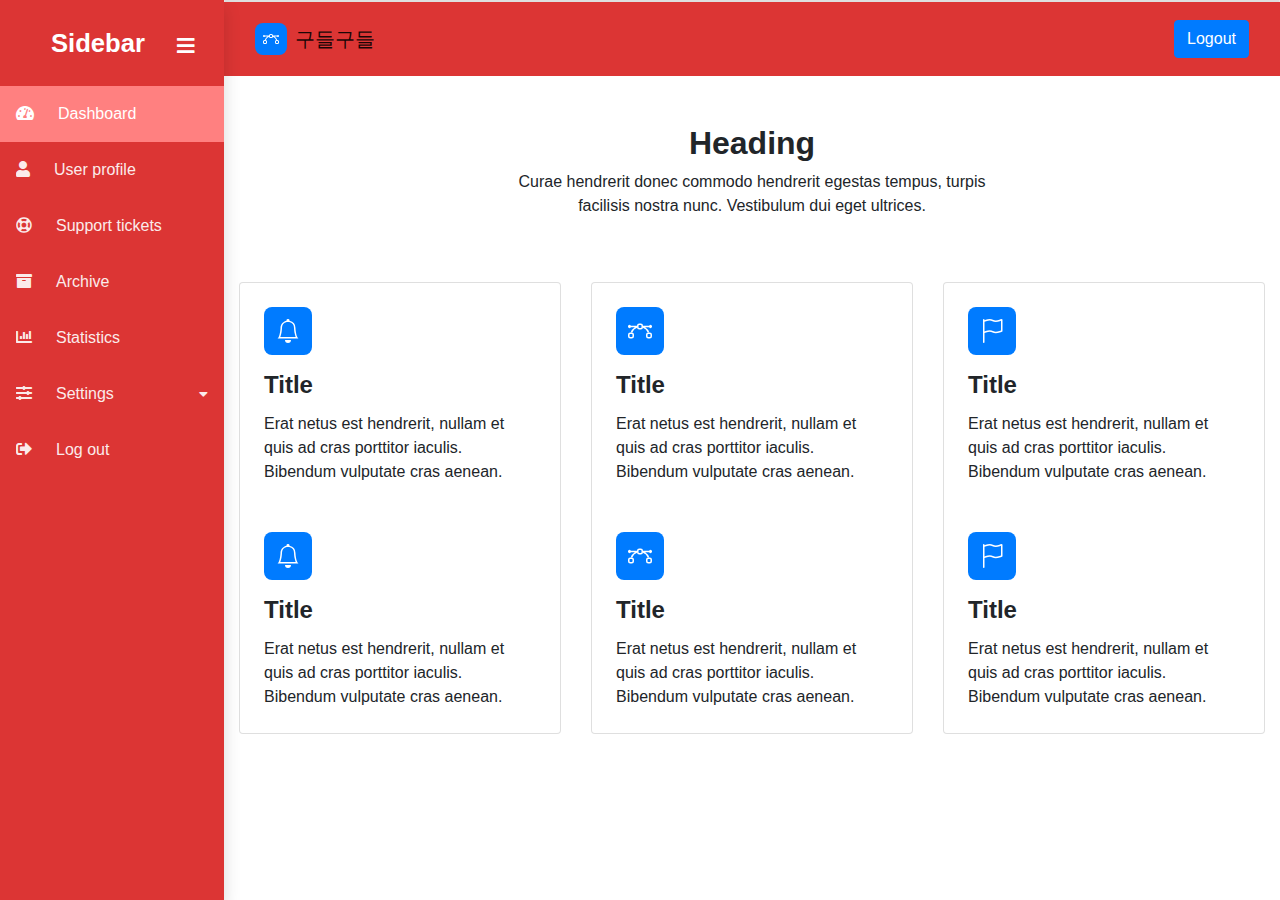
<file: goodle/src/main/webapp/resources/testing/index.html>
<!DOCTYPE html>
<html>

<head>
    <meta charset="utf-8">
    <meta name="viewport" content="width=device-width, initial-scale=1.0, shrink-to-fit=no">
    <title>sidebar (1)</title>
    <link rel="stylesheet" href="assets/bootstrap/css/bootstrap.min.css">
    <link rel="stylesheet" href="https://fonts.googleapis.com/css?family=Lora">
    <link rel="stylesheet" href="assets/fonts/fontawesome-all.min.css">
    <link rel="stylesheet" href="assets/fonts/font-awesome.min.css">
    <link rel="stylesheet" href="assets/fonts/fontawesome5-overrides.min.css">
    <link rel="stylesheet" href="assets/css/Article-Clean.css">
    <link rel="stylesheet" href="assets/css/Articles-Cards-images.css">
    <link rel="stylesheet" href="assets/css/Navbar-Right-Links-icons.css">
    <link rel="stylesheet" href="assets/css/sidebar.css">
</head>

<body>
    <ul class="nav flex-column shadow d-flex sidebar mobile-hid">
        <li class="nav-item logo-holder">
            <div class="text-center text-white logo py-4 mx-4"><a class="text-white text-decoration-none" id="title" href="#"><strong>Sidebar</strong></a><a class="text-white float-right" id="sidebarToggleHolder" href="#"><i class="fas fa-bars" id="sidebarToggle"></i></a></div>
        </li>
        <li class="nav-item"><a class="nav-link active text-left text-white py-1 px-0" href="#"><i class="fas fa-tachometer-alt mx-3"></i><span class="text-nowrap mx-2">Dashboard</span></a></li>
        <li class="nav-item"><a class="nav-link text-left text-white py-1 px-0" href="#"><i class="fas fa-user mx-3"></i><span class="text-nowrap mx-2">User profile</span></a></li>
        <li class="nav-item"><a class="nav-link text-left text-white py-1 px-0" href="#"><i class="far fa-life-ring mx-3"></i><span class="text-nowrap mx-2">Support tickets</span></a></li>
        <li class="nav-item"><a class="nav-link text-left text-white py-1 px-0" href="#"><i class="fas fa-archive mx-3"></i><span class="text-nowrap mx-2">Archive</span></a></li>
        <li class="nav-item"><a class="nav-link text-left text-white py-1 px-0" href="#"><i class="fas fa-chart-bar mx-3"></i><span class="text-nowrap mx-2">Statistics</span></a></li>
        <li class="nav-item dropdown"><a class="dropdown-toggle nav-link text-left text-white py-1 px-0 position-relative" aria-expanded="false" data-toggle="dropdown" href="#"><i class="fas fa-sliders-h mx-3"></i><span class="text-nowrap mx-2">Settings</span><i class="fas fa-caret-down float-none float-lg-right fa-sm"></i></a>
            <div class="dropdown-menu border-0 animated fadeIn"><a class="dropdown-item text-white" href="#"><span>Change password</span></a><a class="dropdown-item text-white" href="#"><span>Change email</span></a><a class="dropdown-item text-white" href="#"><span>More</span></a></div>
        </li>
        <li class="nav-item"><a class="nav-link text-left text-white py-1 px-0" href="#"><i class="fas fa-sign-out-alt mx-3"></i><i class="fa fa-caret-right d-none position-absolute"></i><span class="text-nowrap mx-2">Log out</span></a></li>
    </ul>
    <div class="card"></div>
    <nav class="navbar navbar-light navbar-expand-md py-3" style="color: var(--red);">
        <div class="container"><a class="navbar-brand d-flex align-items-center" href="#"><span class="bs-icon-sm bs-icon-rounded bs-icon-primary d-flex justify-content-center align-items-center mr-2 bs-icon"><svg xmlns="http://www.w3.org/2000/svg" width="1em" height="1em" fill="currentColor" viewBox="0 0 16 16" class="bi bi-bezier">
                        <path fill-rule="evenodd" d="M0 10.5A1.5 1.5 0 0 1 1.5 9h1A1.5 1.5 0 0 1 4 10.5v1A1.5 1.5 0 0 1 2.5 13h-1A1.5 1.5 0 0 1 0 11.5v-1zm1.5-.5a.5.5 0 0 0-.5.5v1a.5.5 0 0 0 .5.5h1a.5.5 0 0 0 .5-.5v-1a.5.5 0 0 0-.5-.5h-1zm10.5.5A1.5 1.5 0 0 1 13.5 9h1a1.5 1.5 0 0 1 1.5 1.5v1a1.5 1.5 0 0 1-1.5 1.5h-1a1.5 1.5 0 0 1-1.5-1.5v-1zm1.5-.5a.5.5 0 0 0-.5.5v1a.5.5 0 0 0 .5.5h1a.5.5 0 0 0 .5-.5v-1a.5.5 0 0 0-.5-.5h-1zM6 4.5A1.5 1.5 0 0 1 7.5 3h1A1.5 1.5 0 0 1 10 4.5v1A1.5 1.5 0 0 1 8.5 7h-1A1.5 1.5 0 0 1 6 5.5v-1zM7.5 4a.5.5 0 0 0-.5.5v1a.5.5 0 0 0 .5.5h1a.5.5 0 0 0 .5-.5v-1a.5.5 0 0 0-.5-.5h-1z"></path>
                        <path d="M6 4.5H1.866a1 1 0 1 0 0 1h2.668A6.517 6.517 0 0 0 1.814 9H2.5c.123 0 .244.015.358.043a5.517 5.517 0 0 1 3.185-3.185A1.503 1.503 0 0 1 6 5.5v-1zm3.957 1.358A1.5 1.5 0 0 0 10 5.5v-1h4.134a1 1 0 1 1 0 1h-2.668a6.517 6.517 0 0 1 2.72 3.5H13.5c-.123 0-.243.015-.358.043a5.517 5.517 0 0 0-3.185-3.185z"></path>
                    </svg></span><span>구들구들</span></a><button data-toggle="collapse" class="navbar-toggler" data-target="#navcol-3"><span class="sr-only">Toggle navigation</span><span class="navbar-toggler-icon"></span></button>
            <div class="collapse navbar-collapse" id="navcol-3">
                <ul class="navbar-nav mx-auto"></ul><a class="btn btn-primary" role="button" href="#">Logout</a>
            </div>
        </div>
    </nav>
    <div class="container py-4 py-xl-5">
        <div class="row mb-5">
            <div class="col-md-8 col-xl-6 text-center mx-auto">
                <h2 class="font-weight-bold">Heading</h2>
                <p class="w-lg-50">Curae hendrerit donec commodo hendrerit egestas tempus, turpis facilisis nostra nunc. Vestibulum dui eget ultrices.</p>
            </div>
        </div>
        <div class="row row-cols-1 row-cols-md-2 row-cols-xl-3">
            <div class="col mb-4">
                <div class="card">
                    <div class="card-body p-4">
                        <div class="bs-icon-md bs-icon-rounded bs-icon-primary d-flex justify-content-center align-items-center d-inline-block mb-3 bs-icon"><svg xmlns="http://www.w3.org/2000/svg" width="1em" height="1em" fill="currentColor" viewBox="0 0 16 16" class="bi bi-bell">
                                <path d="M8 16a2 2 0 0 0 2-2H6a2 2 0 0 0 2 2zM8 1.918l-.797.161A4.002 4.002 0 0 0 4 6c0 .628-.134 2.197-.459 3.742-.16.767-.376 1.566-.663 2.258h10.244c-.287-.692-.502-1.49-.663-2.258C12.134 8.197 12 6.628 12 6a4.002 4.002 0 0 0-3.203-3.92L8 1.917zM14.22 12c.223.447.481.801.78 1H1c.299-.199.557-.553.78-1C2.68 10.2 3 6.88 3 6c0-2.42 1.72-4.44 4.005-4.901a1 1 0 1 1 1.99 0A5.002 5.002 0 0 1 13 6c0 .88.32 4.2 1.22 6z"></path>
                            </svg></div>
                        <h4 class="font-weight-bold card-title">Title</h4>
                        <p class="card-text">Erat netus est hendrerit, nullam et quis ad cras porttitor iaculis. Bibendum vulputate cras aenean.</p>
                    </div>
                    <div class="card-body p-4">
                        <div class="bs-icon-md bs-icon-rounded bs-icon-primary d-flex justify-content-center align-items-center d-inline-block mb-3 bs-icon"><svg xmlns="http://www.w3.org/2000/svg" width="1em" height="1em" fill="currentColor" viewBox="0 0 16 16" class="bi bi-bell">
                                <path d="M8 16a2 2 0 0 0 2-2H6a2 2 0 0 0 2 2zM8 1.918l-.797.161A4.002 4.002 0 0 0 4 6c0 .628-.134 2.197-.459 3.742-.16.767-.376 1.566-.663 2.258h10.244c-.287-.692-.502-1.49-.663-2.258C12.134 8.197 12 6.628 12 6a4.002 4.002 0 0 0-3.203-3.92L8 1.917zM14.22 12c.223.447.481.801.78 1H1c.299-.199.557-.553.78-1C2.68 10.2 3 6.88 3 6c0-2.42 1.72-4.44 4.005-4.901a1 1 0 1 1 1.99 0A5.002 5.002 0 0 1 13 6c0 .88.32 4.2 1.22 6z"></path>
                            </svg></div>
                        <h4 class="font-weight-bold card-title">Title</h4>
                        <p class="card-text">Erat netus est hendrerit, nullam et quis ad cras porttitor iaculis. Bibendum vulputate cras aenean.</p>
                    </div>
                </div>
            </div>
            <div class="col mb-4">
                <div class="card">
                    <div class="card-body p-4">
                        <div class="bs-icon-md bs-icon-rounded bs-icon-primary d-flex justify-content-center align-items-center d-inline-block mb-3 bs-icon"><svg xmlns="http://www.w3.org/2000/svg" width="1em" height="1em" fill="currentColor" viewBox="0 0 16 16" class="bi bi-bezier">
                                <path fill-rule="evenodd" d="M0 10.5A1.5 1.5 0 0 1 1.5 9h1A1.5 1.5 0 0 1 4 10.5v1A1.5 1.5 0 0 1 2.5 13h-1A1.5 1.5 0 0 1 0 11.5v-1zm1.5-.5a.5.5 0 0 0-.5.5v1a.5.5 0 0 0 .5.5h1a.5.5 0 0 0 .5-.5v-1a.5.5 0 0 0-.5-.5h-1zm10.5.5A1.5 1.5 0 0 1 13.5 9h1a1.5 1.5 0 0 1 1.5 1.5v1a1.5 1.5 0 0 1-1.5 1.5h-1a1.5 1.5 0 0 1-1.5-1.5v-1zm1.5-.5a.5.5 0 0 0-.5.5v1a.5.5 0 0 0 .5.5h1a.5.5 0 0 0 .5-.5v-1a.5.5 0 0 0-.5-.5h-1zM6 4.5A1.5 1.5 0 0 1 7.5 3h1A1.5 1.5 0 0 1 10 4.5v1A1.5 1.5 0 0 1 8.5 7h-1A1.5 1.5 0 0 1 6 5.5v-1zM7.5 4a.5.5 0 0 0-.5.5v1a.5.5 0 0 0 .5.5h1a.5.5 0 0 0 .5-.5v-1a.5.5 0 0 0-.5-.5h-1z"></path>
                                <path d="M6 4.5H1.866a1 1 0 1 0 0 1h2.668A6.517 6.517 0 0 0 1.814 9H2.5c.123 0 .244.015.358.043a5.517 5.517 0 0 1 3.185-3.185A1.503 1.503 0 0 1 6 5.5v-1zm3.957 1.358A1.5 1.5 0 0 0 10 5.5v-1h4.134a1 1 0 1 1 0 1h-2.668a6.517 6.517 0 0 1 2.72 3.5H13.5c-.123 0-.243.015-.358.043a5.517 5.517 0 0 0-3.185-3.185z"></path>
                            </svg></div>
                        <h4 class="font-weight-bold card-title">Title</h4>
                        <p class="card-text">Erat netus est hendrerit, nullam et quis ad cras porttitor iaculis. Bibendum vulputate cras aenean.</p>
                    </div>
                    <div class="card-body p-4">
                        <div class="bs-icon-md bs-icon-rounded bs-icon-primary d-flex justify-content-center align-items-center d-inline-block mb-3 bs-icon"><svg xmlns="http://www.w3.org/2000/svg" width="1em" height="1em" fill="currentColor" viewBox="0 0 16 16" class="bi bi-bezier">
                                <path fill-rule="evenodd" d="M0 10.5A1.5 1.5 0 0 1 1.5 9h1A1.5 1.5 0 0 1 4 10.5v1A1.5 1.5 0 0 1 2.5 13h-1A1.5 1.5 0 0 1 0 11.5v-1zm1.5-.5a.5.5 0 0 0-.5.5v1a.5.5 0 0 0 .5.5h1a.5.5 0 0 0 .5-.5v-1a.5.5 0 0 0-.5-.5h-1zm10.5.5A1.5 1.5 0 0 1 13.5 9h1a1.5 1.5 0 0 1 1.5 1.5v1a1.5 1.5 0 0 1-1.5 1.5h-1a1.5 1.5 0 0 1-1.5-1.5v-1zm1.5-.5a.5.5 0 0 0-.5.5v1a.5.5 0 0 0 .5.5h1a.5.5 0 0 0 .5-.5v-1a.5.5 0 0 0-.5-.5h-1zM6 4.5A1.5 1.5 0 0 1 7.5 3h1A1.5 1.5 0 0 1 10 4.5v1A1.5 1.5 0 0 1 8.5 7h-1A1.5 1.5 0 0 1 6 5.5v-1zM7.5 4a.5.5 0 0 0-.5.5v1a.5.5 0 0 0 .5.5h1a.5.5 0 0 0 .5-.5v-1a.5.5 0 0 0-.5-.5h-1z"></path>
                                <path d="M6 4.5H1.866a1 1 0 1 0 0 1h2.668A6.517 6.517 0 0 0 1.814 9H2.5c.123 0 .244.015.358.043a5.517 5.517 0 0 1 3.185-3.185A1.503 1.503 0 0 1 6 5.5v-1zm3.957 1.358A1.5 1.5 0 0 0 10 5.5v-1h4.134a1 1 0 1 1 0 1h-2.668a6.517 6.517 0 0 1 2.72 3.5H13.5c-.123 0-.243.015-.358.043a5.517 5.517 0 0 0-3.185-3.185z"></path>
                            </svg></div>
                        <h4 class="font-weight-bold card-title">Title</h4>
                        <p class="card-text">Erat netus est hendrerit, nullam et quis ad cras porttitor iaculis. Bibendum vulputate cras aenean.</p>
                    </div>
                </div>
            </div>
            <div class="col mb-4">
                <div class="card">
                    <div class="card-body p-4">
                        <div class="bs-icon-md bs-icon-rounded bs-icon-primary d-flex justify-content-center align-items-center d-inline-block mb-3 bs-icon"><svg xmlns="http://www.w3.org/2000/svg" width="1em" height="1em" fill="currentColor" viewBox="0 0 16 16" class="bi bi-flag">
                                <path d="M14.778.085A.5.5 0 0 1 15 .5V8a.5.5 0 0 1-.314.464L14.5 8l.186.464-.003.001-.006.003-.023.009a12.435 12.435 0 0 1-.397.15c-.264.095-.631.223-1.047.35-.816.252-1.879.523-2.71.523-.847 0-1.548-.28-2.158-.525l-.028-.01C7.68 8.71 7.14 8.5 6.5 8.5c-.7 0-1.638.23-2.437.477A19.626 19.626 0 0 0 3 9.342V15.5a.5.5 0 0 1-1 0V.5a.5.5 0 0 1 1 0v.282c.226-.079.496-.17.79-.26C4.606.272 5.67 0 6.5 0c.84 0 1.524.277 2.121.519l.043.018C9.286.788 9.828 1 10.5 1c.7 0 1.638-.23 2.437-.477a19.587 19.587 0 0 0 1.349-.476l.019-.007.004-.002h.001M14 1.221c-.22.078-.48.167-.766.255-.81.252-1.872.523-2.734.523-.886 0-1.592-.286-2.203-.534l-.008-.003C7.662 1.21 7.139 1 6.5 1c-.669 0-1.606.229-2.415.478A21.294 21.294 0 0 0 3 1.845v6.433c.22-.078.48-.167.766-.255C4.576 7.77 5.638 7.5 6.5 7.5c.847 0 1.548.28 2.158.525l.028.01C9.32 8.29 9.86 8.5 10.5 8.5c.668 0 1.606-.229 2.415-.478A21.317 21.317 0 0 0 14 7.655V1.222z"></path>
                            </svg></div>
                        <h4 class="font-weight-bold card-title">Title</h4>
                        <p class="card-text">Erat netus est hendrerit, nullam et quis ad cras porttitor iaculis. Bibendum vulputate cras aenean.</p>
                    </div>
                    <div class="card-body p-4">
                        <div class="bs-icon-md bs-icon-rounded bs-icon-primary d-flex justify-content-center align-items-center d-inline-block mb-3 bs-icon"><svg xmlns="http://www.w3.org/2000/svg" width="1em" height="1em" fill="currentColor" viewBox="0 0 16 16" class="bi bi-flag">
                                <path d="M14.778.085A.5.5 0 0 1 15 .5V8a.5.5 0 0 1-.314.464L14.5 8l.186.464-.003.001-.006.003-.023.009a12.435 12.435 0 0 1-.397.15c-.264.095-.631.223-1.047.35-.816.252-1.879.523-2.71.523-.847 0-1.548-.28-2.158-.525l-.028-.01C7.68 8.71 7.14 8.5 6.5 8.5c-.7 0-1.638.23-2.437.477A19.626 19.626 0 0 0 3 9.342V15.5a.5.5 0 0 1-1 0V.5a.5.5 0 0 1 1 0v.282c.226-.079.496-.17.79-.26C4.606.272 5.67 0 6.5 0c.84 0 1.524.277 2.121.519l.043.018C9.286.788 9.828 1 10.5 1c.7 0 1.638-.23 2.437-.477a19.587 19.587 0 0 0 1.349-.476l.019-.007.004-.002h.001M14 1.221c-.22.078-.48.167-.766.255-.81.252-1.872.523-2.734.523-.886 0-1.592-.286-2.203-.534l-.008-.003C7.662 1.21 7.139 1 6.5 1c-.669 0-1.606.229-2.415.478A21.294 21.294 0 0 0 3 1.845v6.433c.22-.078.48-.167.766-.255C4.576 7.77 5.638 7.5 6.5 7.5c.847 0 1.548.28 2.158.525l.028.01C9.32 8.29 9.86 8.5 10.5 8.5c.668 0 1.606-.229 2.415-.478A21.317 21.317 0 0 0 14 7.655V1.222z"></path>
                            </svg></div>
                        <h4 class="font-weight-bold card-title">Title</h4>
                        <p class="card-text">Erat netus est hendrerit, nullam et quis ad cras porttitor iaculis. Bibendum vulputate cras aenean.</p>
                    </div>
                </div>
            </div>
        </div>
    </div>
    <script src="assets/js/jquery.min.js"></script>
    <script src="assets/bootstrap/js/bootstrap.min.js"></script>
    <script src="assets/js/sidebar.js"></script>
</body>

</html>
</file>
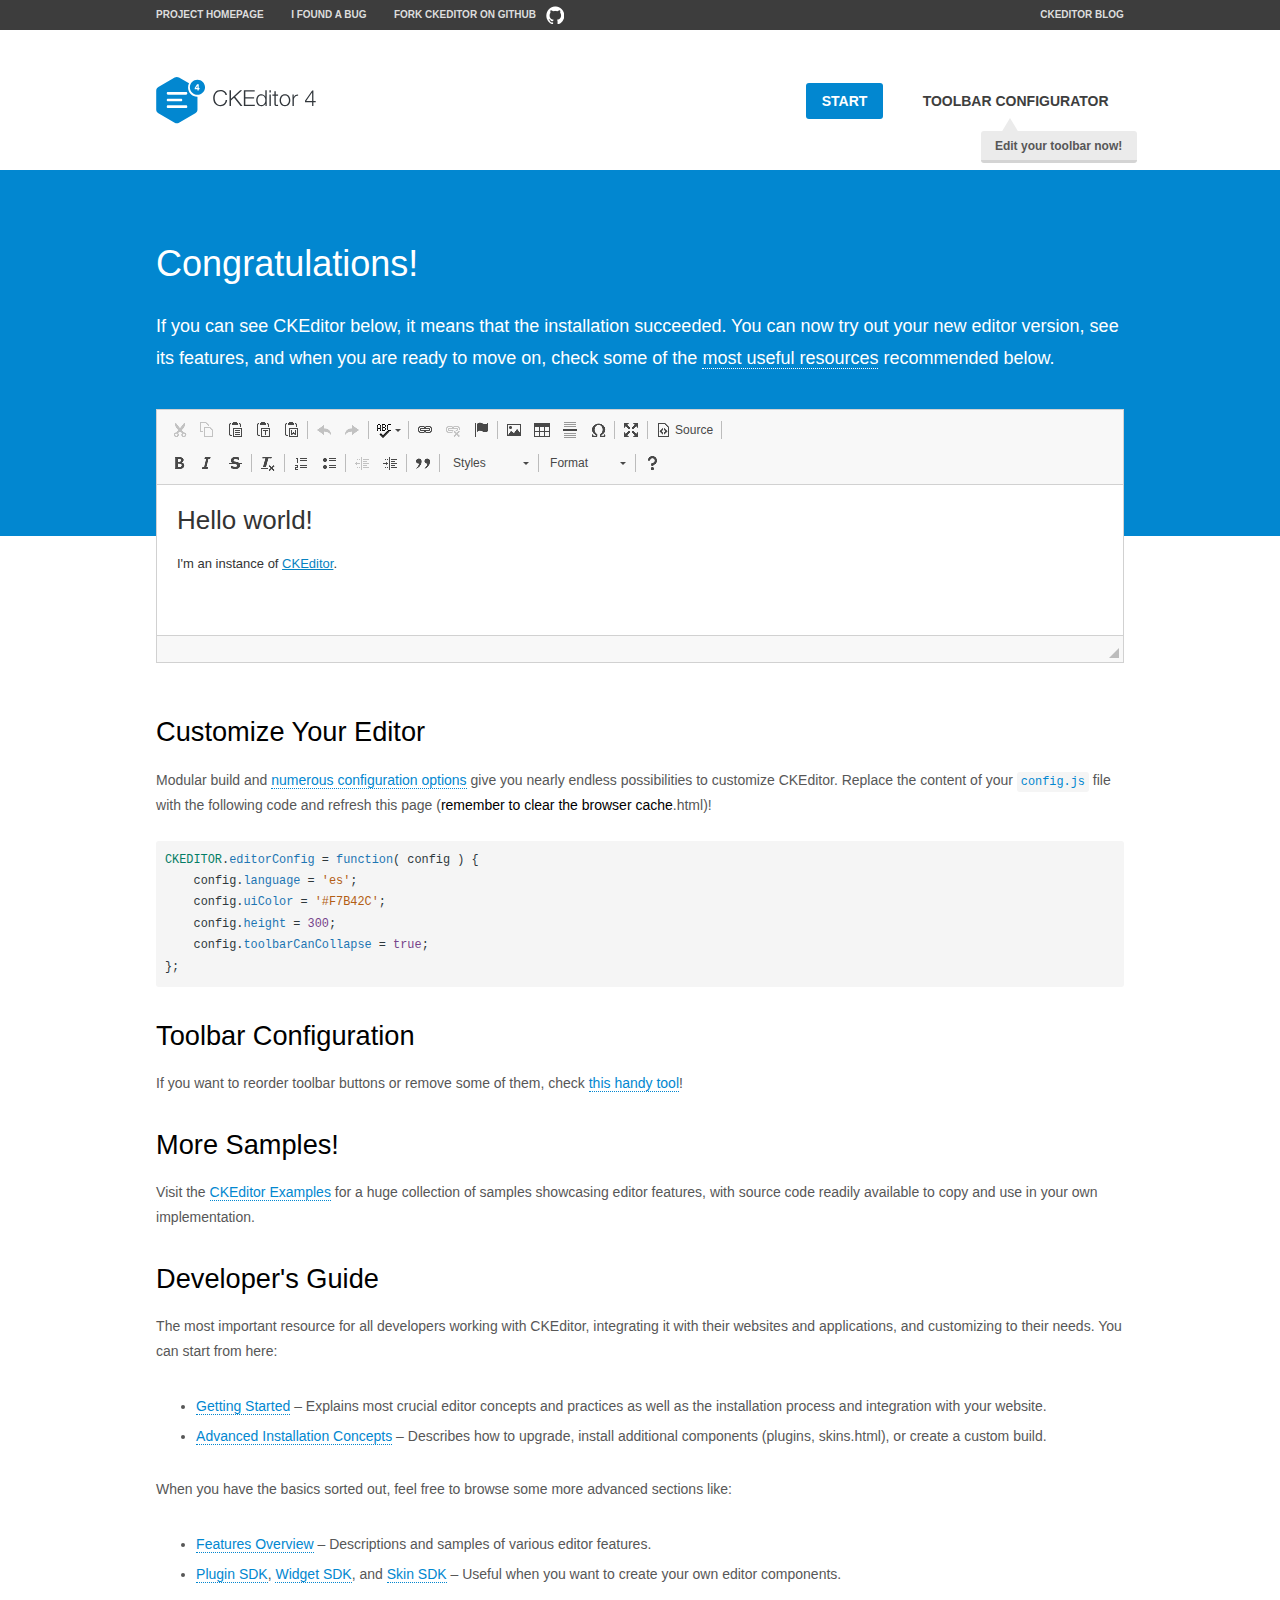
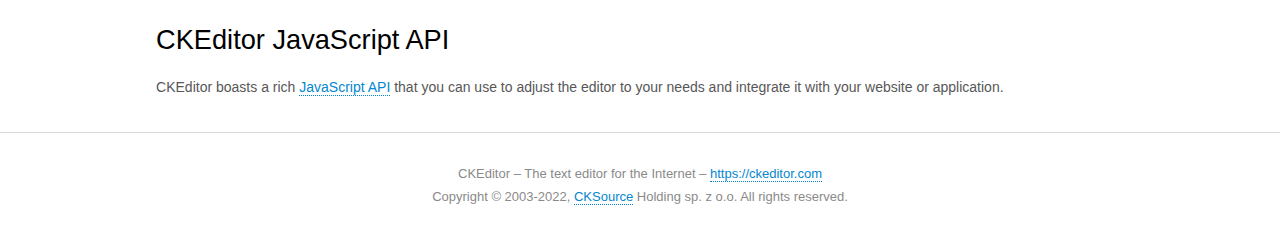
<file: goodle/src/main/webapp/resources/ckeditor/samples/index.html>
<!DOCTYPE html>
<!--
Copyright (c) 2003-2022, CKSource Holding sp. z o.o. All rights reserved.
For licensing, see LICENSE.md or https://ckeditor.com/legal/ckeditor-oss-license
-->
<html lang="en">
<head>
	<meta charset="utf-8">
	<title>CKEditor Sample</title>
	<script src="../ckeditor.js"></script>
	<script src="js/sample.js"></script>
	<link rel="stylesheet" href="css/samples.css">
	<link rel="stylesheet" href="toolbarconfigurator/lib/codemirror/neo.css">
	<meta name="viewport" content="width=device-width,initial-scale=1">
	<meta name="description" content="Try the latest sample of CKEditor 4 and learn more about customizing your WYSIWYG editor with endless possibilities.">
</head>
<body id="main">

<nav class="navigation-a">
	<div class="grid-container">
		<ul class="navigation-a-left grid-width-70">
			<li><a href="https://ckeditor.com/ckeditor-4/">Project Homepage</a></li>
			<li><a href="https://github.com/ckeditor/ckeditor4/issues">I found a bug</a></li>
			<li><a href="https://github.com/ckeditor/ckeditor4" class="icon-pos-right icon-navigation-a-github">Fork CKEditor on GitHub</a></li>
		</ul>
		<ul class="navigation-a-right grid-width-30">
			<li><a href="https://ckeditor.com/blog/">CKEditor Blog</a></li>
		</ul>
	</div>
</nav>

<header class="header-a">
	<div class="grid-container">
		<h1 class="header-a-logo grid-width-30">
			<a href="index.html"><img src="img/logo.svg" onerror="this.src='img/logo.png'; this.onerror=null;" alt="CKEditor Sample"></a>
		</h1>

		<nav class="navigation-b grid-width-70">
			<ul>
				<li><a href="index.html" class="button-a button-a-background">Start</a></li>
				<li><a href="toolbarconfigurator/index.html" class="button-a">Toolbar configurator <span class="balloon-a balloon-a-nw">Edit your toolbar now!</span></a></li>
			</ul>
		</nav>
	</div>
</header>

<main>
	<div class="adjoined-top">
		<div class="grid-container">
			<div class="content grid-width-100">
				<h1>Congratulations!</h1>
				<p>
					If you can see CKEditor below, it means that the installation succeeded.
					You can now try out your new editor version, see its features, and when you are ready to move on, check some of the <a href="#sample-customize">most useful resources</a> recommended below.
				</p>
			</div>
		</div>
	</div>
	<div class="adjoined-bottom">
		<div class="grid-container">
			<div class="grid-width-100">
				<div id="editor">
					<h1>Hello world!</h1>
					<p>I'm an instance of <a href="https://ckeditor.com">CKEditor</a>.</p>
				</div>
			</div>
		</div>
	</div>

	<div class="grid-container">
		<div class="content grid-width-100">
			<section id="sample-customize">
				<h2>Customize Your Editor</h2>
				<p>Modular build and <a href="https://ckeditor.com/docs/ckeditor4/latest/guide/dev_configuration.html">numerous configuration options</a> give you nearly endless possibilities to customize CKEditor. Replace the content of your <code><a href="../config.js">config.js</a></code> file with the following code and refresh this page (<strong>remember to clear the browser cache</strong>.html)!</p>
		<pre class="cm-s-neo CodeMirror"><code><span style="padding-right: 0.1px;"><span class="cm-variable">CKEDITOR</span>.<span class="cm-property">editorConfig</span> <span class="cm-operator">=</span> <span class="cm-keyword">function</span>( <span class="cm-def">config</span> ) {</span>
<span style="padding-right: 0.1px;"><span class="cm-tab">	</span><span class="cm-variable-2">config</span>.<span class="cm-property">language</span> <span class="cm-operator">=</span> <span class="cm-string">'es'</span>;</span>
<span style="padding-right: 0.1px;"><span class="cm-tab">	</span><span class="cm-variable-2">config</span>.<span class="cm-property">uiColor</span> <span class="cm-operator">=</span> <span class="cm-string">'#F7B42C'</span>;</span>
<span style="padding-right: 0.1px;"><span class="cm-tab">	</span><span class="cm-variable-2">config</span>.<span class="cm-property">height</span> <span class="cm-operator">=</span> <span class="cm-number">300</span>;</span>
<span style="padding-right: 0.1px;"><span class="cm-tab">	</span><span class="cm-variable-2">config</span>.<span class="cm-property">toolbarCanCollapse</span> <span class="cm-operator">=</span> <span class="cm-atom">true</span>;</span>
<span style="padding-right: 0.1px;">};</span></code></pre>
			</section>

			<section>
				<h2>Toolbar Configuration</h2>
				<p>If you want to reorder toolbar buttons or remove some of them, check <a href="toolbarconfigurator/index.html">this handy tool</a>!</p>
			</section>

			<section>
				<h2>More Samples!</h2>
				<p>Visit the <a href="https://ckeditor.com/docs/ckeditor4/latest/examples/index.html">CKEditor Examples</a> for a huge collection of samples showcasing editor features, with source code readily available to copy and use in your own implementation.</p>
			</section>

			<section>
				<h2>Developer's Guide</h2>
				<p>The most important resource for all developers working with CKEditor, integrating it with their websites and applications, and customizing to their needs. You can start from here:</p>
				<ul>
					<li><a href="https://ckeditor.com/docs/ckeditor4/latest/guide/dev_installation.html">Getting Started</a> &ndash; Explains most crucial editor concepts and practices as well as the installation process and integration with your website.</li>
					<li><a href="https://ckeditor.com/docs/ckeditor4/latest/guide/dev_advanced_installation.html">Advanced Installation Concepts</a> &ndash; Describes how to upgrade, install additional components (plugins, skins.html), or create a custom build.</li>
				</ul>
					<p>When you have the basics sorted out, feel free to browse some more advanced sections like:</p>
				<ul>
					<li><a href="https://ckeditor.com/docs/ckeditor4/latest/features/index.html">Features Overview</a> &ndash; Descriptions and samples of various editor features.</li>
					<li><a href="https://ckeditor.com/docs/ckeditor4/latest/guide/plugin_sdk_intro.html">Plugin SDK</a>, <a href="https://ckeditor.com/docs/ckeditor4/latest/guide/widget_sdk_intro.html">Widget SDK</a>, and <a href="https://ckeditor.com/docs/ckeditor4/latest/guide/skin_sdk_intro.html">Skin SDK</a> &ndash; Useful when you want to create your own editor components.</li>
				</ul>
			</section>

			<section>
				<h2>CKEditor JavaScript API</h2>
				<p>CKEditor boasts a rich <a href="https://ckeditor.com/docs/ckeditor4/latest/api/index.html">JavaScript API</a> that you can use to adjust the editor to your needs and integrate it with your website or application.</p>
			</section>
		</div>
	</div>
</main>

<footer class="footer-a grid-container">
	<div class="grid-container">
		<p class="grid-width-100">
			CKEditor &ndash; The text editor for the Internet &ndash; <a class="samples" href="https://ckeditor.com/">https://ckeditor.com</a>
		</p>
		<p class="grid-width-100" id="copy">
			Copyright &copy; 2003-2022, <a class="samples" href="https://cksource.com/">CKSource</a> Holding sp. z o.o. All rights reserved.
		</p>
	</div>
</footer>
<script>
	initSample();
</script>

</body>
</html>
</file>
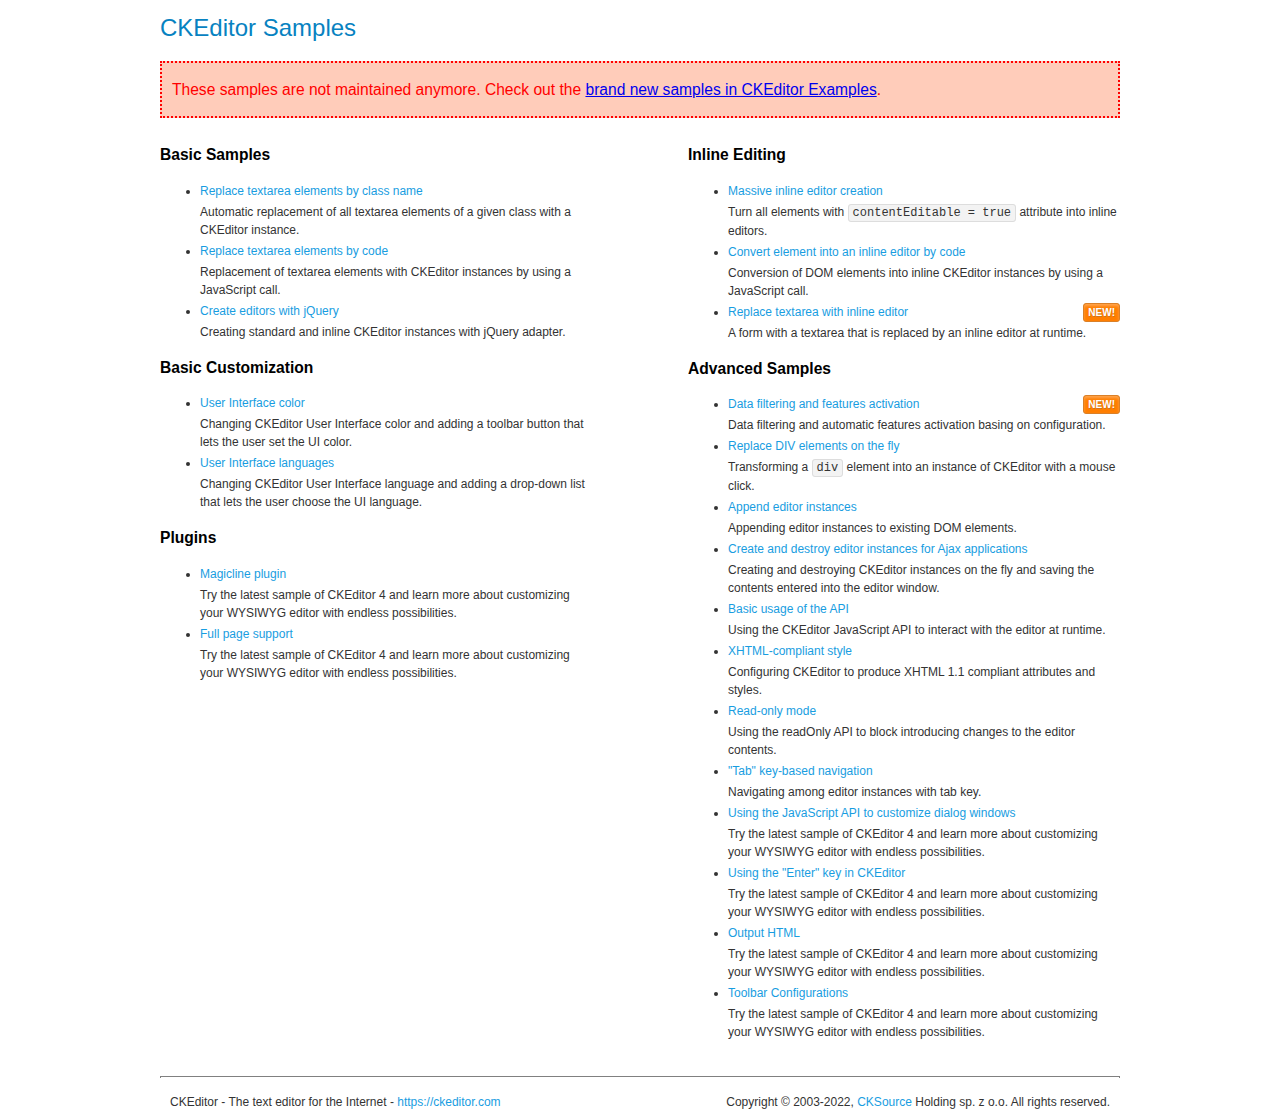
<file: goodle/src/main/webapp/resources/ckeditor/samples/old/index.html>
<!DOCTYPE html>
<!--
Copyright (c) 2003-2022, CKSource Holding sp. z o.o. All rights reserved.
For licensing, see LICENSE.md or https://ckeditor.com/legal/ckeditor-oss-license
-->
<html lang="en">
<head>
	<meta charset="utf-8">
	<title>CKEditor Samples</title>
	<link rel="stylesheet" href="sample.css">
	<meta name="description" content="Try the latest sample of CKEditor 4 and learn more about customizing your WYSIWYG editor with endless possibilities.">
</head>
<body>
	<h1 class="samples">
		CKEditor Samples
	</h1>
	<div class="warning deprecated">
		These samples are not maintained anymore. Check out the <a href="https://ckeditor.com/docs/ckeditor4/latest/examples/index.html">brand new samples in CKEditor Examples</a>.
	</div>
	<div class="twoColumns">
		<div class="twoColumnsLeft">
			<h2 class="samples">
				Basic Samples
			</h2>
			<dl class="samples">
				<dt><a class="samples" href="replacebyclass.html">Replace textarea elements by class name</a></dt>
				<dd>Automatic replacement of all textarea elements of a given class with a CKEditor instance.</dd>

				<dt><a class="samples" href="replacebycode.html">Replace textarea elements by code</a></dt>
				<dd>Replacement of textarea elements with CKEditor instances by using a JavaScript call.</dd>

				<dt><a class="samples" href="jquery.html">Create editors with jQuery</a></dt>
				<dd>Creating standard and inline CKEditor instances with jQuery adapter.</dd>
			</dl>

			<h2 class="samples">
				Basic Customization
			</h2>
			<dl class="samples">
				<dt><a class="samples" href="uicolor.html">User Interface color</a></dt>
				<dd>Changing CKEditor User Interface color and adding a toolbar button that lets the user set the UI color.</dd>

				<dt><a class="samples" href="uilanguages.html">User Interface languages</a></dt>
				<dd>Changing CKEditor User Interface language and adding a drop-down list that lets the user choose the UI language.</dd>
			</dl>


			<h2 class="samples">Plugins</h2>
<dl class="samples">
<dt><a class="samples" href="magicline/magicline.html">Magicline plugin</a></dt>
<dd>Try the latest sample of CKEditor 4 and learn more about customizing your WYSIWYG editor with endless possibilities.</dd>

<dt><a class="samples" href="wysiwygarea/fullpage.html">Full page support</a></dt>
<dd>Try the latest sample of CKEditor 4 and learn more about customizing your WYSIWYG editor with endless possibilities.</dd>
</dl>
		</div>
		<div class="twoColumnsRight">
			<h2 class="samples">
				Inline Editing
			</h2>
			<dl class="samples">
				<dt><a class="samples" href="inlineall.html">Massive inline editor creation</a></dt>
				<dd>Turn all elements with <code>contentEditable = true</code> attribute into inline editors.</dd>

				<dt><a class="samples" href="inlinebycode.html">Convert element into an inline editor by code</a></dt>
				<dd>Conversion of DOM elements into inline CKEditor instances by using a JavaScript call.</dd>

				<dt><a class="samples" href="inlinetextarea.html">Replace textarea with inline editor</a> <span class="new">New!</span></dt>
				<dd>A form with a textarea that is replaced by an inline editor at runtime.</dd>

				
			</dl>

			<h2 class="samples">
				Advanced Samples
			</h2>
			<dl class="samples">
				<dt><a class="samples" href="datafiltering.html">Data filtering and features activation</a> <span class="new">New!</span></dt>
				<dd>Data filtering and automatic features activation basing on configuration.</dd>

				<dt><a class="samples" href="divreplace.html">Replace DIV elements on the fly</a></dt>
				<dd>Transforming a <code>div</code> element into an instance of CKEditor with a mouse click.</dd>

				<dt><a class="samples" href="appendto.html">Append editor instances</a></dt>
				<dd>Appending editor instances to existing DOM elements.</dd>

				<dt><a class="samples" href="ajax.html">Create and destroy editor instances for Ajax applications</a></dt>
				<dd>Creating and destroying CKEditor instances on the fly and saving the contents entered into the editor window.</dd>

				<dt><a class="samples" href="api.html">Basic usage of the API</a></dt>
				<dd>Using the CKEditor JavaScript API to interact with the editor at runtime.</dd>

				<dt><a class="samples" href="xhtmlstyle.html">XHTML-compliant style</a></dt>
				<dd>Configuring CKEditor to produce XHTML 1.1 compliant attributes and styles.</dd>

				<dt><a class="samples" href="readonly.html">Read-only mode</a></dt>
				<dd>Using the readOnly API to block introducing changes to the editor contents.</dd>

				<dt><a class="samples" href="tabindex.html">"Tab" key-based navigation</a></dt>
				<dd>Navigating among editor instances with tab key.</dd>


				
<dt><a class="samples" href="dialog/dialog.html">Using the JavaScript API to customize dialog windows</a></dt>
<dd>Try the latest sample of CKEditor 4 and learn more about customizing your WYSIWYG editor with endless possibilities.</dd>

<dt><a class="samples" href="enterkey/enterkey.html">Using the &quot;Enter&quot; key in CKEditor</a></dt>
<dd>Try the latest sample of CKEditor 4 and learn more about customizing your WYSIWYG editor with endless possibilities.</dd>

<dt><a class="samples" href="htmlwriter/outputhtml.html">Output HTML</a></dt>
<dd>Try the latest sample of CKEditor 4 and learn more about customizing your WYSIWYG editor with endless possibilities.</dd>

<dt><a class="samples" href="toolbar/toolbar.html">Toolbar Configurations</a></dt>
<dd>Try the latest sample of CKEditor 4 and learn more about customizing your WYSIWYG editor with endless possibilities.</dd>

			</dl>
		</div>
	</div>
	<div id="footer">
		<hr>
		<p>
			CKEditor - The text editor for the Internet - <a class="samples" href="https://ckeditor.com/">https://ckeditor.com</a>
		</p>
		<p id="copy">
			Copyright &copy; 2003-2022, <a class="samples" href="https://cksource.com/">CKSource</a> Holding sp. z o.o. All rights reserved.
		</p>
	</div>
</body>
</html>
</file>
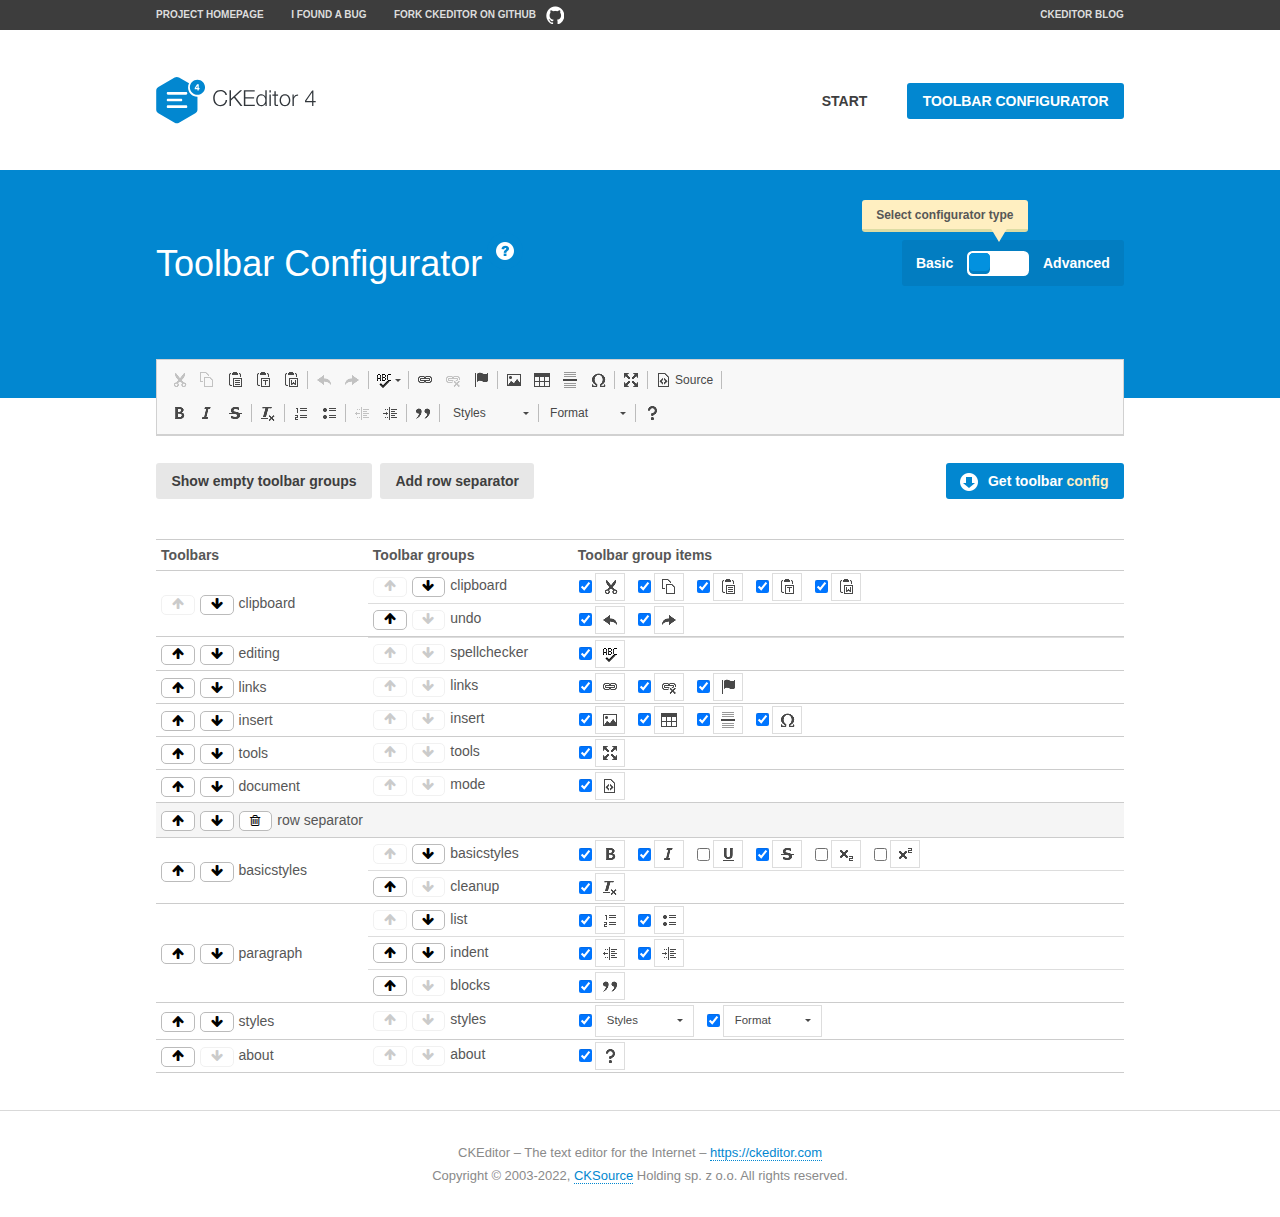
<file: goodle/src/main/webapp/resources/ckeditor/samples/toolbarconfigurator/index.html>
<!DOCTYPE html>
<!--
Copyright (c) 2003-2022, CKSource Holding sp. z o.o. All rights reserved.
For licensing, see LICENSE.md or https://ckeditor.com/legal/ckeditor-oss-license
-->
<!--[if IE 8]><html class="ie8"><![endif]-->
<!--[if gt IE 8]><html><![endif]-->
<!--[if !IE]><!--><html lang="en"><!--<![endif]-->
<head>
	<meta charset="utf-8">
	<title>Toolbar Configurator</title>
	<script src="../../ckeditor.js"></script>
	<script>
		if ( CKEDITOR.env.ie && CKEDITOR.env.version < 9 )
			CKEDITOR.tools.enableHtml5Elements( document );
	</script>
	<link rel="stylesheet" href="lib/codemirror/codemirror.css">
	<link rel="stylesheet" href="lib/codemirror/show-hint.css">
	<link rel="stylesheet" href="lib/codemirror/neo.css">
	<link rel="stylesheet" href="css/fontello.css">
	<link rel="stylesheet" href="../css/samples.css">
	<meta name="description" content="Try the latest sample of CKEditor 4 and learn more about customizing your WYSIWYG editor with endless possibilities.">
</head>
<body id="toolbar">

<nav class="navigation-a">
	<div class="grid-container">
		<ul class="navigation-a-left grid-width-70">
			<li><a href="https://ckeditor.com/ckeditor-4/">Project Homepage</a></li>
			<li><a href="https://github.com/ckeditor/ckeditor4/issues">I found a bug</a></li>
			<li><a href="https://github.com/ckeditor/ckeditor4" class="icon-pos-right icon-navigation-a-github">Fork CKEditor on GitHub</a></li>
		</ul>
		<ul class="navigation-a-right grid-width-30">
			<li><a href="https://ckeditor.com/blog/">CKEditor Blog</a></li>
		</ul>
	</div>
</nav>

<header class="header-a">
	<div class="grid-container">
		<h1 class="header-a-logo grid-width-30">
			<a href="../index.html"><img src="../img/logo.svg" onerror="this.src='../img/logo.png'; this.onerror=null;" alt="CKEditor Logo"></a>
		</h1>
		<nav class="navigation-b grid-width-70">
			<ul>
				<li><a href="../index.html"  class="button-a">Start</a></li>
				<li><a href="index.html"  class="button-a button-a-background">Toolbar configurator</a></li>
			</ul>
		</nav>
	</div>
</header>

<main>
	<div class="adjoined-top">
		<div class="grid-container">
			<div class="content grid-width-100">
				<div class="grid-container-nested">
					<h1 class="grid-width-60">
						Toolbar Configurator
						<a href="#help-content" type="button" title="Configurator help" id="help" class="button-a button-a-background button-a-no-text icon-pos-left icon-question-mark">Help</a>
					</h1>

					<div class="grid-width-40 grid-switch-magic">
						<div class="switch">
							<span class="balloon-a balloon-a-se">Select configurator type</span>
							<input type="radio" name="radio" data-num="1" id="radio-basic" />
							<input type="radio" name="radio" data-num="2" id="radio-advanced" />
							<label data-for="1" for="radio-basic">Basic</label>
							<span class="switch-inner">
								<span class="handler"></span>
							</span>
							<label data-for="2" for="radio-advanced">Advanced</label>
						</div>
					</div>
				</div>
			</div>
		</div>
	</div>
	<div class="adjoined-bottom">
		<div class="grid-container">
			<div class="grid-width-100">
				<div class="editors-container">
					<div id="editor-basic"></div>
					<div id="editor-advanced"></div>
				</div>
			</div>
		</div>
	</div>

	<div class="grid-container configurator">
		<div class="content grid-width-100">
			<div class="configurator">
				<div>
					<div id="toolbarModifierWrapper"></div>
				</div>
			</div>
		</div>
	</div>

	<div id="help-content">
		<div class="grid-container">
			<div class="grid-width-100">
				<h2>What Am I Doing Here?</h2>

				<div class="grid-container grid-container-nested">
					<div class="basic">
						<div class="grid-width-50">
							<p>Arrange <a href="https://ckeditor.com/docs/ckeditor4/latest/api/CKEDITOR_config.html#cfg-toolbarGroups">toolbar groups</a>, toggle <a href="https://ckeditor.com/docs/ckeditor4/latest/api/CKEDITOR_config.html#cfg-removeButtons">button visibility</a> according to your needs and get your toolbar configuration.</p>
							<p>You can replace the content of the <a href="../../config.js"><code>config.js</code></a> file with the generated configuration. If you already set some configuration options you will need to merge both configurations.</p>
						</div>
						<div class="grid-width-50">
							<p>Read more about different ways of <a href="https://ckeditor.com/docs/ckeditor4/latest/guide/dev_configuration.html">setting configuration</a> and do not forget about <strong>clearing browser cache</strong>.</p>
							<p>Arranging toolbar groups is the recommended way of configuring the toolbar, but if you need more freedom you can use the <a href="#advanced">advanced configurator</a>.</p>
						</div>
					</div>
					<div class="advanced" style="display: none;">
						<div class="grid-width-50">
							<p>With this code editor you can edit your <a href="https://ckeditor.com/docs/ckeditor4/latest/api/CKEDITOR_config.html#cfg-toolbar">toolbar configuration</a> live.</p>
							<p>You can replace the content of the <a href="../../config.js"><code>config.js</code></a> file with the generated configuration. If you already set some configuration options you will need to merge both configurations.</p>
						</div>
						<div class="grid-width-50">
							<p>Read more about different ways of <a href="https://ckeditor.com/docs/ckeditor4/latest/guide/dev_configuration.html">setting configuration</a> and do not forget about <strong>clearing browser cache</strong>.</p>
						</div>
					</div>
				</div>

				<p class="grid-container grid-container-nested">
					<button type="button" class="help-content-close grid-width-100 button-a button-a-background">Got it. Let's play!</button>
				</p>
			</div>
		</div>
	</div>
</main>

<footer class="footer-a grid-container">
	<p class="grid-width-100">
		CKEditor &ndash; The text editor for the Internet &ndash; <a class="samples" href="https://ckeditor.com/">https://ckeditor.com</a>
	</p>
	<p class="grid-width-100" id="copy">
		Copyright &copy; 2003-2022, <a class="samples" href="https://cksource.com/">CKSource</a> Holding sp. z o.o. All rights reserved.
	</p>
</footer>

<script src="lib/codemirror/codemirror.js"></script>
<script src="lib/codemirror/javascript.js"></script>
<script src="lib/codemirror/show-hint.js"></script>

<script src="js/fulltoolbareditor.js"></script>
<script src="js/abstracttoolbarmodifier.js"></script>
<script src="js/toolbarmodifier.js"></script>
<script src="js/toolbartextmodifier.js"></script>
<script src="../js/sf.js"></script>

<script>
	( function() {
		'use strict';

		var mode = ( window.location.hash.substr( 1 ) === 'advanced' ) ? 'advanced' : 'basic',
			configuratorSection = CKEDITOR.document.findOne( 'main > .grid-container.configurator' ),
			basicInstruction = CKEDITOR.document.findOne( '#help-content .basic' ),
			advancedInstruction = CKEDITOR.document.findOne( '#help-content .advanced' ),

			// Configurator mode switcher.
			modeSwitchBasic = CKEDITOR.document.getById( 'radio-basic' ),
			modeSwitchAdvanced = CKEDITOR.document.getById( 'radio-advanced' );

		// Initial setup
		function updateSwitcher() {
			if ( mode === 'advanced' ) {
				modeSwitchAdvanced.$.checked = true;
			} else {
				modeSwitchBasic.$.checked = true;
			}
		}

		updateSwitcher();

		CKEDITOR.document.getWindow().on( 'hashchange', function( e ) {
			var hash = window.location.hash.substr( 1 );
			if ( !( hash === 'advanced' || hash === 'basic' ) ) {
				return;
			}
			mode = hash;
			onToolbarsDone( mode );
		} );

		CKEDITOR.document.getWindow().on( 'resize', function() {
			updateToolbar( ( mode === 'basic' ? toolbarModifier : toolbarTextModifier )[ 'editorInstance' ] );
		} );

		function onRefresh( modifier ) {
			modifier = modifier || this;

			if ( mode === 'basic' && modifier instanceof ToolbarConfigurator.ToolbarTextModifier ) {
				return;
			}

			// CodeMirror container becomes visible, so we need to refresh and to avoid rendering problems.
			if ( mode === 'advanced' && modifier instanceof ToolbarConfigurator.ToolbarTextModifier ) {
				modifier.codeContainer.refresh();
			}

			updateToolbar( modifier.editorInstance );
		}

		function updateToolbar( editor ) {
			var editorContainer = editor.container;

			// Not always editor is loaded.
			if ( !editorContainer ) {
				return;
			}

			var displayStyle = editorContainer.getStyle( 'display' );

			editorContainer.setStyle( 'display', 'block' );

			var newHeight = editorContainer.getSize( 'height' );

			var newMarginTop = parseInt( editorContainer.getComputedStyle( 'margin-top' ), 10 );
			newMarginTop = ( isNaN( newMarginTop ) ? 0 : Number( newMarginTop ) );

			var newMarginBottom = parseInt( editorContainer.getComputedStyle( 'margin-bottom' ), 10 );
			newMarginBottom = ( isNaN( newMarginBottom ) ? 0 : Number( newMarginBottom ) );

			var result = newHeight + newMarginTop + newMarginBottom;

			editorContainer.setStyle( 'display', displayStyle );

			editor.container.getAscendant( 'div' ).setStyle( 'height', result + 'px' );
		}

		var toolbarModifier = new ToolbarConfigurator.ToolbarModifier( 'editor-basic' );

		var done = 0;
		toolbarModifier.init( onToolbarInit );
		toolbarModifier.onRefresh = onRefresh;

		CKEDITOR.document.getById( 'toolbarModifierWrapper' ).append( toolbarModifier.mainContainer );

		var toolbarTextModifier = new ToolbarConfigurator.ToolbarTextModifier( 'editor-advanced' );
		toolbarTextModifier.init( onToolbarInit );
		toolbarTextModifier.onRefresh = onRefresh;

		function onToolbarInit() {
			if ( ++done === 2 ) {
				onToolbarsDone();

				positionSticky.watch( CKEDITOR.document.findOne( '.toolbar' ), function() {
					return mode === 'advanced';
				} );
			}
		}

		function onToolbarsDone() {
			if ( mode === 'basic' ) {
				toggleModeBasic( false );
			} else {
				toggleModeAdvanced( false );
			}

			updateSwitcher();

			setTimeout( function() {
				CKEDITOR.document.findOne( '.editors-container' ).addClass( 'active' );
				CKEDITOR.document.findOne( '#toolbarModifierWrapper' ).addClass( 'active' );
			}, 200 );
		}

		CKEDITOR.document.getById( 'toolbarModifierWrapper' ).append( toolbarTextModifier.mainContainer );

		function toogleModeSwitch( onElement, offElement, onModifier, offModifier ) {
			onElement.addClass( 'fancy-button-active' );
			offElement.removeClass( 'fancy-button-active' );

			onModifier.showUI();
			offModifier.hideUI();
		}

		function toggleModeBasic( callOnRefresh ) {
			callOnRefresh = ( callOnRefresh !== false );
			mode = 'basic';
			window.location.hash = '#basic';
			toogleModeSwitch( modeSwitchBasic, modeSwitchAdvanced, toolbarModifier, toolbarTextModifier );

			configuratorSection.removeClass( 'freed-width' );
			basicInstruction.show();
			advancedInstruction.hide();

			callOnRefresh && onRefresh( toolbarModifier );
		}

		function toggleModeAdvanced( callOnRefresh ) {
			callOnRefresh = ( callOnRefresh !== false );
			mode = 'advanced';
			window.location.hash = '#advanced';
			toogleModeSwitch( modeSwitchAdvanced, modeSwitchBasic, toolbarTextModifier, toolbarModifier );

			configuratorSection.addClass( 'freed-width' );
			advancedInstruction.show();
			basicInstruction.hide();

			callOnRefresh && onRefresh( toolbarTextModifier );
		}

		modeSwitchBasic.on( 'click', toggleModeBasic );
		modeSwitchAdvanced.on( 'click', toggleModeAdvanced );

		//
		// Position:sticky for the toolbar.
		//

		// Will make elements behave like they were styled with position:sticky.
		var positionSticky = {
			// Store object: {
			// 		element: CKEDITOR.dom.element, // Element which will float.
			// 		placeholder: CKEDITOR.dom.element, // Placeholder which is place to prevent page bounce.
			// 		isFixed: boolean // Whether element float now.
			// }
			watched: [],

			active: [],

			staticContainer: null,

			init: function() {
				var element = CKEDITOR.dom.element.createFromHtml(
					'<div class="staticContainer">' +
						'<div class="grid-container" >' +
							'<div class="grid-width-100">' +
								'<div class="inner"></div>' +
							'</div>' +
						'</div>' +
					'</div>' );

				this.staticContainer = element.findOne( '.inner' );

				CKEDITOR.document.getBody().append( element );
			},

			watch: function( element, preventFunc ) {
				this.watched.push( {
					element: element,
					placeholder: new CKEDITOR.dom.element( 'div' ),
					isFixed: false,
					preventFunc: preventFunc
				} );
			},

			checkAll: function() {
				for ( var i = 0; i < this.watched.length; i++ ) {
					this.check( this.watched[ i ] );
				}
			},

			check: function( element ) {
				var isFixed = element.isFixed;
				var shouldBeFixed = this.shouldBeFixed( element );

				// Nothing to be done.
				if ( isFixed === shouldBeFixed ) {
					return;
				}

				var placeholder = element.placeholder;

				if ( isFixed ) {
					// Unfixing.

					element.element.insertBefore( placeholder );
					placeholder.remove();

					element.element.removeStyle( 'margin' );

					this.active.splice( CKEDITOR.tools.indexOf( this.active, element ), 1 );

				} else {
					// Fixing.
					placeholder.setStyle( 'width', element.element.getSize( 'width' ) + 'px' );
					placeholder.setStyle( 'height', element.element.getSize( 'height' ) + 'px' );
					placeholder.setStyle( 'margin-bottom', element.element.getComputedStyle( 'margin-bottom' ) );
					placeholder.setStyle( 'display', element.element.getComputedStyle( 'display' ) );
					placeholder.insertAfter( element.element );

					this.staticContainer.append( element.element );

					this.active.push( element );
				}

				element.isFixed = !element.isFixed;
			},

			shouldBeFixed: function( element ) {
				if ( element.preventFunc && element.preventFunc() ) {
					return false;
				}

				// If element is already fixed we are checking it's placeholder.
				var related = ( element.isFixed ? element.placeholder : element.element ),
					clientRect = related.$.getBoundingClientRect(),
					staticHeight = this.staticContainer.getSize('height' ),
					elemHeight = element.element.getSize( 'height' );

				if ( element.isFixed ) {
					return ( clientRect.top + elemHeight < staticHeight );
				} else {
					return ( clientRect.top < staticHeight );
				}
			}
		};

		positionSticky.init();

		CKEDITOR.document.getWindow().on( 'scroll',
			CKEDITOR.tools.eventsBuffer( 100, positionSticky.checkAll, positionSticky ).input
		);

		// Make the toolbar sticky.
		positionSticky.watch( CKEDITOR.document.findOne( '.editors-container' ) );

		// Help button and help-content.
		( function() {
			var helpButton = CKEDITOR.document.getById( 'help' ),
				helpContent = CKEDITOR.document.getById( 'help-content' );

			// Don't show help button on IE8 because it's unsupported by Pico Modal.
			if ( CKEDITOR.env.ie && CKEDITOR.env.version == 8 ) {
				helpButton.hide();
			} else {
				// Display help modal when the button is clicked.
				helpButton.on( 'click', function( evt ) {
					SF.modal( {
						// Clone modal content from DOM.
						content: helpContent.getHtml(),

						afterCreate: function( modal ) {
							// Enable modal content button to close the modal.
							new CKEDITOR.dom.element( modal.modalElem() ).findOne( '.help-content-close' ).once( 'click', modal.close );
						}
					} ).show();
				} );
			}
		} )();
	} )();
</script>
</body>
</html>
</file>
<file: goodle/src/main/webapp/resources/testing/assets/css/Article-Clean.css>
:root{
	--bs-success : #198754;
}

.article-clean {
  color: #56585b;
  background-color: #fff;
  font-family: 'Lora', serif;
  font-size: 14px;
}

.article-clean .intro {
  font-size: 16px;
  margin: 0 auto 30px;
}

.article-clean .intro h1 {
  font-size: 32px;
  margin-bottom: 15px;
  padding-top: 20px;
  line-height: 1.5;
  color: inherit;
  margin-top: 20px;
}

.article-clean .intro p {
  color: #929292;
  font-size: 12px;
}

.article-clean .intro p .by {
  font-style: italic;
}

.article-clean .intro p .date {
  text-transform: uppercase;
  padding: 4px 0 4px 10px;
  margin-left: 10px;
  border-left: 1px solid #ddd;
}

.article-clean .intro p a {
  color: #333;
  text-transform: uppercase;
  padding-left: 3px;
}

.article-clean .intro img {
  margin-top: 20px;
}

.article-clean .text p {
  margin-bottom: 20px;
  line-height: 1.45;
}

@media (min-width:768px) {
  .article-clean .text p {
    font-size: 16px;
  }
}

.article-clean .text h2 {
  margin-top: 28px;
  margin-bottom: 20px;
  line-height: 1.45;
  font-size: 16px;
  font-weight: bold;
  color: #333;
}

@media (min-width:768px) {
  .article-clean .text h2 {
    font-size: 20px;
  }
}

.article-clean .text figure {
  text-align: center;
  margin-top: 30px;
  margin-bottom: 20px;
}

.article-clean .text figure img {
  margin-bottom: 12px;
  max-width: 100%;
}

.navbar {
  background-color: #DC3534;
}
</file>
<file: goodle/src/main/webapp/resources/testing/assets/css/Articles-Cards-images.css>
.fit-cover {
  object-fit: cover;
}
</file>
<file: goodle/src/main/webapp/resources/testing/assets/css/Navbar-Right-Links-icons.css>
.bs-icon {
  --bs-icon-size: 0.75rem;
  display: flex;
  flex-shrink: 0;
  justify-content: center;
  align-items: center;
  font-size: var(--bs-icon-size);
  width: calc(var(--bs-icon-size) * 2);
  height: calc(var(--bs-icon-size) * 2);
  color: var(--primary);
}

.bs-icon-xs {
  --bs-icon-size: 1rem;
  width: calc(var(--bs-icon-size) * 1.5);
  height: calc(var(--bs-icon-size) * 1.5);
}

.bs-icon-sm {
  --bs-icon-size: 1rem;
}

.bs-icon-md {
  --bs-icon-size: 1.5rem;
}

.bs-icon-lg {
  --bs-icon-size: 2rem;
}

.bs-icon-xl {
  --bs-icon-size: 2.5rem;
}

.bs-icon.bs-icon-primary {
  color: var(--white);
  background: var(--primary);
}

.bs-icon.bs-icon-primary-light {
  color: var(--primary);
  background: rgba(0,123,255,0.2);
}

.bs-icon.bs-icon-semi-white {
  color: var(--primary);
  background: rgba(255, 255, 255, .5);
}

.bs-icon.bs-icon-rounded {
  border-radius: .5rem;
}

.bs-icon.bs-icon-circle {
  border-radius: 50%;
}
</file>
<file: goodle/src/main/webapp/resources/testing/assets/css/sidebar.css>
/* Body Styles */

body {
  position: relative;
}

@media (min-width: 992px) {
  body {
    padding-left: 14rem;
  }
}

/* Sidebar Styles */

.sidebar {
  max-width: 14rem !important;
  width: 100%;
  min-height: 100vh;
  background-color: #DC3534;
  position: absolute;
  top: 0;
  bottom: 0;
  left: 0;
  z-index: 1;
}

.sidebar .logo {
  font-size: 1.6rem;
}

.sidebar .nav-link:hover, .sidebar .nav-link.active {
  background-color: #ff8080;
  opacity: 1;
}

.sidebar .nav-link span {
  font-size: 1rem;
}

.sidebar .dropdown-toggle:after {
  display: none;
}

.sidebar .dropdown-menu {
  position: relative !important;
  padding: 0;
  margin: 0;
  width: 100%;
  overflow: hidden;
  transform: unset !important;
  top: unset !important;
  left: unset !important;
  min-width: unset !important;
  background-color: #ff4a4a;
  border-radius: 0 !important;
}

.sidebar .dropdown-item {
  padding: 0.8rem 0 0.8rem 1.5rem;
  margin: 0;
}

.sidebar .dropdown-item:hover, .sidebar .dropdown-item:active, .dropdown-item:focus {
  background-color: #ff8080;
}

.sidebar .nav-link {
  padding-top: 1rem !important;
  padding-bottom: 1rem !important;
  font-size: 1rem;
  position: relative;
  opacity: 0.9;
}

.sidebar .fas.fa-caret-down.float-none.float-lg-right.fa-sm {
  position: absolute;
  top: 50%;
  right: 5%;
  transform: translate(-50%, -50%);
}

.sidebar.collapsed .nav-item:not(.logo-holder) {
  display: none !important;
}

@media (max-width: 991px) {
  .sidebar.mobile-hid .nav-item {
    display: none !important;
  }
}

.sidebar.collapsed #sidebarToggleHolder {
  position: absolute !important;
  color: #858791 !important;
  left: 0;
  top: 0;
  padding: 10px;
  z-index: 999;
}

@media (max-width: 991px) {
  .sidebar.mobile-hid #sidebarToggleHolder {
    position: absolute !important;
    color: #858791 !important;
    left: 0;
    top: 0;
    margin: 10px;
    z-index: 999;
  }
}

.sidebar.collapsed .logo #title {
  display: none;
}

@media (max-width: 991px) {
  .sidebar.mobile-hid .logo #title {
    display: none;
  }
}

.sidebar.collapsed #sidebarToggleHolder {
  float: none !important;
}

@media (max-width: 991px) {
  .sidebar.mobile-hid #sidebarToggleHolder {
    float: none !important;
  }
}

.sidebar.collapsed {
  width: 0 !important;
}

@media (max-width: 991px) {
  .sidebar.mobile-hid {
    width: 0 !important;
  }
}

.sidebar #sidebarToggleHolder {
  font-size: 20px !important;
  margin: 7px 5px;
}
</file>
<file: goodle/src/main/webapp/resources/ckeditor/samples/css/samples.css>
/**
 * @license Copyright (c) 2003-2022, CKSource Holding sp. z o.o. All rights reserved.
 * For licensing, see LICENSE.md or https://ckeditor.com/legal/ckeditor-oss-license
 */
@media (max-width: 900px) {
  .global-is-mobile-hidden {
    display: none !important;
  }
}
article,
aside,
details,
figcaption,
figure,
footer,
header,
hgroup,
main,
menu,
nav,
section {
  display: block;
}
body,
html {
  margin: 0;
  padding: 0;
  font: 16px / 1.8 Arial, 'Helvetica Neue', Helvetica, sans-serif;
  font-weight: 300;
  color: #575757;
}
.grid-width-10 {
  width: 10%;
}
.grid-width-20 {
  width: 20%;
}
.grid-width-30 {
  width: 30%;
}
.grid-width-40 {
  width: 40%;
}
.grid-width-50 {
  width: 50%;
}
.grid-width-60 {
  width: 60%;
}
.grid-width-70 {
  width: 70%;
}
.grid-width-80 {
  width: 80%;
}
.grid-width-90 {
  width: 90%;
}
.grid-width-100 {
  width: 100%;
}
@media (max-width: 900px) {
  .grid-width-10,
  .grid-width-20,
  .grid-width-30,
  .grid-width-40,
  .grid-width-50,
  .grid-width-60,
  .grid-width-70,
  .grid-width-80,
  .grid-width-90,
  .grid-width-100 {
    width: 100%;
  }
}
*[class*="grid-width"] {
  -webkit-box-sizing: border-box;
  -moz-box-sizing: border-box;
  box-sizing: border-box;
  padding-left: 4%;
  padding-right: 4%;
  float: left;
}
*[class*="grid-width"]:after,
.grid-container:after,
*[class*="grid-width"]:before,
.grid-container:before {
  content: '';
  display: block;
  overflow: hidden;
  visibility: hidden;
  font-size: 0;
  line-height: 0;
  width: 0;
  height: 0;
}
*[class*="grid-width"]:after,
.grid-container:after {
  clear: both;
}
.grid-container {
  -webkit-box-sizing: border-box;
  -moz-box-sizing: border-box;
  box-sizing: border-box;
  margin-left: auto;
  margin-right: auto;
}
.grid-container-nested *[class*="grid-width"]:first-child {
  padding-left: 0;
}
.grid-container-nested *[class*="grid-width"]:last-child {
  padding-right: 0;
}
@media (max-width: 900px) {
  .grid-container-nested *[class*="grid-width"]:first-child {
    padding-left: 4%;
  }
  .grid-container-nested *[class*="grid-width"]:last-child {
    padding-right: 4%;
  }
}
.header-a {
  min-height: 140px;
  overflow: hidden;
}
.header-a .header-a-logo {
  margin: 40px 0 0;
}
@media (max-width: 900px) {
  .header-a .header-a-logo {
    text-align: center;
  }
}
.header-a .header-a-logo img {
  border: transparent;
}
.navigation-a {
  height: 30px;
  background: #3D3D3D;
  position: absolute;
  left: 0;
  right: 0;
  top: 0;
  padding: 0;
  overflow: hidden;
}
@media (max-width: 900px) {
  .navigation-a {
    text-align: center;
  }
}
.navigation-a ul {
  list-style: none;
  margin: 0;
  overflow: hidden;
}
.navigation-a ul li,
.navigation-a ul li a {
  display: inline-block;
}
@media (max-width: 900px) {
  .navigation-a ul {
    width: auto;
    text-overflow: ellipsis;
    white-space: nowrap;
    display: inline-block;
    float: none;
  }
  .navigation-a ul:before,
  .navigation-a ul:after {
    display: none;
  }
}
.navigation-a ul.navigation-a-left {
  text-align: left;
}
@media (max-width: 900px) {
  .navigation-a ul.navigation-a-left {
    padding-right: 0;
  }
}
.navigation-a ul.navigation-a-right {
  text-align: right;
}
@media (max-width: 900px) {
  .navigation-a ul.navigation-a-right {
    padding-left: 23px;
  }
}
.navigation-a ul li + li {
  margin-left: 23px;
}
.navigation-a ul li a {
  font-size: 10px;
  font-size: 0.625rem;
  line-height: 18px;
  line-height: 1.13rem;
  line-height: 30px;
  float: left;
  color: #ddd;
  font-weight: bold;
  text-decoration: none;
  text-transform: uppercase;
}
.navigation-a ul li a:hover {
  cursor: pointer;
  color: #fff;
}
.icon-navigation-a-github:before,
.icon-navigation-a-github:after {
  background-image: url("[data-uri]");
}
.navigation-b {
  text-align: right;
  margin: 52px 0 0;
  overflow: visible;
}
@media (max-width: 900px) {
  .navigation-b {
    text-align: center;
    margin-top: 20px;
    padding: 0;
  }
}
.navigation-b ul {
  padding: 0;
  list-style: none;
  margin: 0;
  overflow: visible;
}
.navigation-b ul li,
.navigation-b ul li a {
  display: inline-block;
}
@media (max-width: 900px) {
  .navigation-b ul {
    display: table;
    width: 100%;
    padding-bottom: 1.5em;
  }
}
@media (max-width: 900px) {
  .navigation-b ul li {
    display: table-row;
  }
}
.navigation-b ul li + li {
  margin-left: 20px;
}
@media (max-width: 900px) {
  .navigation-b ul li + li {
    margin-left: 0;
  }
}
.navigation-b ul li a {
  -webkit-box-sizing: border-box;
  -moz-box-sizing: border-box;
  box-sizing: border-box;
  text-transform: uppercase;
  text-decoration: none;
  outline: none;
}
@media (max-width: 900px) {
  .navigation-b ul li a {
    width: 100%;
    -webkit-border-radius: 0;
    -webkit-background-clip: padding-box;
    -moz-border-radius: 0;
    -moz-background-clip: padding;
    border-radius: 0;
    background-clip: padding-box;
  }
}
.footer-a {
  font-size: 13px;
  font-size: 0.8125rem;
  line-height: 23.4px;
  line-height: 1.46rem;
  padding-top: 2.25em;
  padding-bottom: 2.25em;
  overflow: hidden;
  color: #8a8a8a;
}
.footer-a a {
  color: #0287D0;
  text-decoration: none;
  border-bottom: 1px dotted #0287D0;
}
.footer-a a:hover {
  color: #0277b7;
}
.footer-a p {
  margin: 0;
  display: inline-block;
  text-align: center;
}
.content {
  font-size: 14px;
  font-size: 0.875rem;
  line-height: 25.2px;
  line-height: 1.57rem;
  overflow: hidden;
  padding-top: 1.5em;
  padding-bottom: 1.5em;
}
.content p {
  margin: 0.75em 0;
}
.content ul,
.content ol,
.content pre,
.content blockquote,
.content textarea:not([class^="cke"]),
.content .cke {
  margin: 1.875em 0;
}
.content code,
.content kbd {
  -webkit-border-radius: 3px;
  -webkit-background-clip: padding-box;
  -moz-border-radius: 3px;
  -moz-background-clip: padding;
  border-radius: 3px;
  background-clip: padding-box;
  padding: 3px 4px;
}
.content pre,
.content code,
.content kbd,
.content blockquote {
  background: #f5f5f5;
}
.content blockquote,
.content pre {
  background: none;
  border-left: 4px solid #0287D0;
  padding: 1.5em 2.25em;
}
.content p a,
.content ul a,
.content ol a,
.content blockquote a,
.content h1 a,
.content h2 a,
.content h3 a,
.content h4 a,
.content h5 a {
  color: #0287D0;
  text-decoration: none;
  border-bottom: 1px dotted #0287D0;
}
.content p a:hover,
.content ul a:hover,
.content ol a:hover,
.content blockquote a:hover,
.content h1 a:hover,
.content h2 a:hover,
.content h3 a:hover,
.content h4 a:hover,
.content h5 a:hover {
  color: #0277b7;
}
.content h1,
.content h2,
.content h3,
.content h4,
.content h5 {
  color: #000;
  font-weight: 100;
}
.content h1 code,
.content h2 code,
.content h3 code,
.content h4 code,
.content h5 code,
.content h1 kbd,
.content h2 kbd,
.content h3 kbd,
.content h4 kbd,
.content h5 kbd {
  font-size: inherit;
}
.content h1 a.content-heading-anchor,
.content h2 a.content-heading-anchor,
.content h3 a.content-heading-anchor,
.content h4 a.content-heading-anchor,
.content h5 a.content-heading-anchor {
  font-weight: 100;
  vertical-align: middle;
  opacity: 0;
  border: 0;
}
.content h1:hover a.content-heading-anchor,
.content h2:hover a.content-heading-anchor,
.content h3:hover a.content-heading-anchor,
.content h4:hover a.content-heading-anchor,
.content h5:hover a.content-heading-anchor {
  opacity: 1;
}
.content h1:target a,
.content h2:target a,
.content h3:target a,
.content h4:target a,
.content h5:target a {
  -webkit-animation: targetLinkOpacity 0.5s linear alternate;
  -moz-animation: targetLinkOpacity 0.5s linear alternate;
  -o-animation: targetLinkOpacity 0.5s linear alternate;
  animation: targetLinkOpacity 0.5s linear alternate;
  opacity: 1;
}
.content input,
.content select,
.content textarea:not([class^="cke"]) {
  -webkit-border-radius: 3px;
  -webkit-background-clip: padding-box;
  -moz-border-radius: 3px;
  -moz-background-clip: padding;
  border-radius: 3px;
  background-clip: padding-box;
  -webkit-box-shadow: inset 0 1px 1px rgba(0, 0, 0, 0.08);
  -moz-box-shadow: inset 0 1px 1px rgba(0, 0, 0, 0.08);
  box-shadow: inset 0 1px 1px rgba(0, 0, 0, 0.08);
  font: inherit;
  color: inherit;
  border: 1px solid #D9D9D9;
  padding: .2em .5em;
}
.content input:focus,
.content select:focus,
.content textarea:not([class^="cke"]):focus {
  border-color: #66afe9;
  outline: 0;
  -webkit-box-shadow: inset 0 1px 1px rgba(0, 0, 0, 0.08), 0 0 8px #93c6ef;
  -moz-box-shadow: inset 0 1px 1px rgba(0, 0, 0, 0.08), 0 0 8px #93c6ef;
  box-shadow: inset 0 1px 1px rgba(0, 0, 0, 0.08), 0 0 8px #93c6ef;
}
.content abbr {
  border-bottom: 1px dotted #666;
  cursor: pointer;
}
.content blockquote {
  font-style: italic;
  font-family: Georgia, Times, "Times New Roman", serif;
  font-size: 16px;
  font-size: 1rem;
  line-height: 28.8px;
  line-height: 1.8rem;
}
.content em {
  font-style: italic;
}
.content h1 {
  font-size: 36px;
  font-size: 2.25rem;
  line-height: 64.8px;
  line-height: 4.05rem;
  margin: 1.125em 0 0;
}
.content h2 {
  font-size: 27.2px;
  font-size: 1.7rem;
  line-height: 48.96px;
  line-height: 3.06rem;
  margin: 0.9em 0 0;
}
.content h3 {
  font-size: 24px;
  font-size: 1.5rem;
  line-height: 43.2px;
  line-height: 2.7rem;
  font-weight: 500;
  margin: 0.75em 0 0;
}
.content h4 {
  font-size: 19.2px;
  font-size: 1.2rem;
  line-height: 34.56px;
  line-height: 2.16rem;
  font-weight: 500;
  margin: 0.75em 0 0;
}
.content h5 {
  font-size: 17.6px;
  font-size: 1.1rem;
  line-height: 31.68px;
  line-height: 1.98rem;
  font-weight: 500;
  margin: 0.75em 0 0;
}
.content hr {
  border: 0;
  border-top: 4px solid #D9D9D9;
  margin: 1.5em 0;
}
.content input[type="text"] {
  height: 1.8em;
  line-height: 1.8em;
}
.content input[type="button"] {
  -webkit-appearance: button;
  -moz-appearance: button;
  appearance: button;
}
.content kbd {
  font-size: 12px;
  font-size: 0.75rem;
  line-height: 21.6px;
  line-height: 1.35rem;
  font-family: Arial, 'Helvetica Neue', Helvetica, sans-serif;
  padding: 2px 6px;
  -webkit-box-shadow: 0 0 4px #fff inset, 0 2px 0 #D9D9D9;
  -moz-box-shadow: 0 0 4px #fff inset, 0 2px 0 #D9D9D9;
  box-shadow: 0 0 4px #fff inset, 0 2px 0 #D9D9D9;
}
.content p img {
  vertical-align: middle;
}
.content p pre {
  padding: 1.5em;
}
.content pre {
  padding: 0;
  border: 0;
  tab-size: 4;
  -o-tab-size: 4;
  -moz-tab-size: 4;
}
.content pre,
.content code {
  font-size: 11.89px;
  font-size: 0.743rem;
  line-height: 21.4px;
  line-height: 1.34rem;
  font-family: Consolas, Menlo, Monaco, Lucida Console, Liberation Mono, DejaVu Sans Mono, Bitstream Vera Sans Mono, Courier New, monospace, serif;
}
.content pre a,
.content code a {
  border: 0;
}
.content pre code {
  padding: 0.75em;
  display: block;
}
.content strong {
  color: #000;
}
.content ul ul,
.content ol ul,
.content ul ol,
.content ol ol {
  margin: 0.75em 0;
}
.content ul li,
.content ol li {
  font-size: 14px;
  font-size: 0.875rem;
  line-height: 30.24px;
  line-height: 1.89rem;
}
.content textarea:not([class^="cke"]) {
  width: 100%;
}
.content div.todo {
  border: 2px dotted #444;
  padding: 10px;
  margin: 60px 0 10px 0;
  /* Remove me some day */
}
.content div.todo:before {
  content: "TODO";
  font-weight: bold;
}
body a.button-a,
body button.button-a,
body input.button-a {
  -webkit-border-radius: 3px;
  -webkit-background-clip: padding-box;
  -moz-border-radius: 3px;
  -moz-background-clip: padding;
  border-radius: 3px;
  background-clip: padding-box;
  font-size: 14px;
  font-size: 0.875rem;
  line-height: 25.2px;
  line-height: 1.57rem;
  height: 36px;
  line-height: 36px;
  padding: 0 1.1em;
  font-weight: 700;
  color: #3e3e3e;
  white-space: nowrap;
  text-decoration: none;
  display: inline-block;
  cursor: pointer;
  border: 0;
  vertical-align: middle;
  margin: 1px 0;
  background: transparent;
}
body a.button-a.icon-pos-left,
body button.button-a.icon-pos-left,
body input.button-a.icon-pos-left {
  padding-left: .8em;
}
body a.button-a.icon-pos-right,
body button.button-a.icon-pos-right,
body input.button-a.icon-pos-right {
  padding-right: .8em;
}
body a.button-a.button-a-no-text,
body button.button-a.button-a-no-text,
body input.button-a.button-a-no-text {
  -webkit-border-radius: 100px;
  -webkit-background-clip: padding-box;
  -moz-border-radius: 100px;
  -moz-background-clip: padding;
  border-radius: 100px;
  background-clip: padding-box;
  width: 36px;
  padding: 0;
  text-indent: -999px;
  overflow: hidden;
  position: relative;
  text-align: center;
}
body a.button-a.button-a-no-text:before,
body button.button-a.button-a-no-text:before,
body input.button-a.button-a-no-text:before {
  position: absolute;
  left: 50%;
  top: 50%;
  margin: -9px 0 0 -9px;
}
@media (max-width: 900px) {
  body a.button-a.button-a-mobile-collapsed,
  body button.button-a.button-a-mobile-collapsed,
  body input.button-a.button-a-mobile-collapsed {
    -webkit-border-radius: 100px;
    -webkit-background-clip: padding-box;
    -moz-border-radius: 100px;
    -moz-background-clip: padding;
    border-radius: 100px;
    background-clip: padding-box;
    width: 36px;
    padding: 0;
    text-indent: -999px;
    overflow: hidden;
    position: relative;
    text-align: center;
  }
  body a.button-a.button-a-mobile-collapsed:before,
  body button.button-a.button-a-mobile-collapsed:before,
  body input.button-a.button-a-mobile-collapsed:before {
    position: absolute;
    left: 50%;
    top: 50%;
    margin: -9px 0 0 -9px;
  }
  body a.button-a.button-a-mobile-collapsed:before,
  body button.button-a.button-a-mobile-collapsed:before,
  body input.button-a.button-a-mobile-collapsed:before {
    position: absolute;
    left: 50%;
    top: 50%;
    margin: -9px 0 0 -9px;
  }
}
body a.button-a:active,
body button.button-a:active,
body input.button-a:active,
body a.button-a:hover,
body button.button-a:hover,
body input.button-a:hover {
  color: #fff;
  background: #0277b7;
}
body a.button-a:focus,
body button.button-a:focus,
body input.button-a:focus {
  border-color: #66afe9;
  outline: 0;
  -webkit-box-shadow: inset 0 1px 1px rgba(0, 0, 0, 0.075), 0 0 8px #93c6ef;
  -moz-box-shadow: inset 0 1px 1px rgba(0, 0, 0, 0.075), 0 0 8px #93c6ef;
  box-shadow: inset 0 1px 1px rgba(0, 0, 0, 0.075), 0 0 8px #93c6ef;
}
body a.button-a-soft,
body button.button-a-soft,
body input.button-a-soft {
  background: #e7e7e7;
}
body a.button-a-soft:active,
body button.button-a-soft:active,
body input.button-a-soft:active,
body a.button-a-soft:hover,
body button.button-a-soft:hover,
body input.button-a-soft:hover {
  color: #3e3e3e;
  background: #cecece;
}
body a.button-a-background,
body button.button-a-background,
body input.button-a-background,
body a.navigation-b ul li a:hover,
body button.navigation-b ul li a:hover,
body input.navigation-b ul li a:hover {
  color: #fff;
  background: #0287D0;
}
body a.button-a-background:active,
body button.button-a-background:active,
body input.button-a-background:active,
body a.button-a-background:hover,
body button.button-a-background:hover,
body input.button-a-background:hover,
body a.navigation-b ul li a:hover:active,
body button.navigation-b ul li a:hover:active,
body input.navigation-b ul li a:hover:active,
body a.navigation-b ul li a:hover:hover,
body button.navigation-b ul li a:hover:hover,
body input.navigation-b ul li a:hover:hover {
  color: #fff;
  background: #0277b7;
}
.balloon-a {
  font-size: 12px;
  font-size: 0.75rem;
  line-height: 21.6px;
  line-height: 1.35rem;
  -webkit-border-radius: 3px;
  -webkit-background-clip: padding-box;
  -moz-border-radius: 3px;
  -moz-background-clip: padding;
  border-radius: 3px;
  background-clip: padding-box;
  border-bottom: 3px solid #d4d4d4;
  background: #ebebeb;
  display: inline-block;
  white-space: nowrap;
  padding: .4em 1.2em .2em;
  font-weight: 700;
  position: relative;
  z-index: 1000;
  text-transform: none;
  color: #575757;
}
.balloon-a:hover {
  color: #575757;
}
.balloon-a:before {
  content: '';
  width: 0;
  height: 0;
  border-style: solid;
  position: absolute;
}
.balloon-a-ne:before,
.balloon-a-nw:before {
  top: -13px;
  border-width: 0 9px 15.6px 9px;
  border-color: transparent transparent #ebebeb transparent;
}
.balloon-a-se:before,
.balloon-a-sw:before {
  bottom: -13px;
  border-width: 15.6px 9px 0 9px;
  border-color: #ebebeb transparent transparent transparent;
}
.balloon-a-nw:before,
.balloon-a-sw:before {
  left: 20px;
}
.balloon-a-ne:before,
.balloon-a-se:before {
  right: 20px;
}
.icon-pos-left:before,
.icon-pos-right:after {
  content: '';
  display: inline-block;
  width: 18px;
  height: 18px;
  vertical-align: middle;
  background-repeat: no-repeat;
}
.icon-pos-left:before {
  margin-right: 10px;
}
.icon-pos-right:after {
  margin-left: 10px;
}
.icon-download:before,
.icon-download:after {
  background-image: url("[data-uri]");
}
.icon-question-mark:before,
.icon-question-mark:after {
  background-image: url("[data-uri]");
}
.icon-close:before,
.icon-close:after {
  background-image: url("[data-uri]");
}
.ie8 .switch > * {
  vertical-align: middle;
}
.ie8 .switch input[type="radio"] {
  margin: 0 0.25em;
  display: inline-block;
}
.ie8 .switch label {
  margin-left: 0 !important;
  margin-right: 0 !important;
}
.ie8 .switch label[data-for="1"] {
  float: left;
}
.ie8 .switch label[data-for="2"] {
  float: right;
}
.ie8 .switch .switch-inner {
  display: none;
}
.switch {
  font-size: 14px;
  font-size: 0.875rem;
  line-height: 25.2px;
  line-height: 1.57rem;
  font-weight: bold;
  background-color: #0287D0;
  overflow: hidden;
  display: inline-block;
  padding: 0.75em 0.25em;
  color: #fff;
  -webkit-border-radius: 3px;
  -webkit-background-clip: padding-box;
  -moz-border-radius: 3px;
  -moz-background-clip: padding;
  border-radius: 3px;
  background-clip: padding-box;
  position: relative;
}
.switch input[type="radio"] {
  display: none;
}
.switch label {
  position: relative;
  z-index: 2;
  float: left;
  cursor: pointer;
  padding: 0 0.75em;
}
.switch label:hover {
  text-decoration: underline;
}
.switch .switch-inner {
  float: left;
  background-color: #FFF;
  height: 1.5em;
  width: 4.125em;
  padding: 2px;
  margin: 0 0.25em;
  -webkit-border-radius: 5.5px;
  -webkit-background-clip: padding-box;
  -moz-border-radius: 5.5px;
  -moz-background-clip: padding;
  border-radius: 5.5px;
  background-clip: padding-box;
}
.switch .switch-inner .handler {
  overflow: hidden;
  position: relative;
  display: block;
  height: 1.5em;
  width: 1.5em;
  background: #027dc1;
  -webkit-border-radius: 4.5px;
  -webkit-background-clip: padding-box;
  -moz-border-radius: 4.5px;
  -moz-background-clip: padding;
  border-radius: 4.5px;
  background-clip: padding-box;
}
.switch .switch-inner .handler:before {
  content: '';
  display: block;
  position: absolute;
  top: 0;
  right: 0;
  bottom: 3px;
  left: 0;
  background-color: #0291df;
  -webkit-border-bottom-left-radius: 4.5px;
  -moz-border-radius-bottomleft: 4.5px;
  border-bottom-left-radius: 4.5px;
  -webkit-border-bottom-right-radius: 4.5px;
  -webkit-background-clip: padding-box;
  -moz-border-radius-bottomright: 4.5px;
  -moz-background-clip: padding;
  border-bottom-right-radius: 4.5px;
  background-clip: padding-box;
}
.switch:hover .switch-inner .handler:before {
  background: #029ef3;
}
.switch input[data-num="2"]:checked ~ .switch-inner > .handler {
  margin-left: auto;
}
.switch input[data-num="2"]:checked ~ label[data-for="1"] {
  padding-right: 5.125em;
  margin-right: -4.375em;
}
.switch input[data-num="1"]:checked ~ label[data-for="2"] {
  padding-left: 5.125em;
  margin-left: -4.375em;
}
.toggler {
  -webkit-user-select: none;
  -moz-user-select: none;
  -ms-user-select: none;
  user-select: none;
}
.toggler label {
  cursor: pointer;
}
.toggler [data-collapse] {
  display: inherit;
}
.toggler [data-expand] {
  display: none;
}
.toggler.collapsed [data-collapse] {
  display: none;
}
.toggler.collapsed [data-expand] {
  display: inherit;
}
.toggler-container {
  overflow: hidden;
}
.toggler-container.collapsed {
  height: 0;
}
.icon-toggler-expanded:before,
.icon-toggler-collapsed:before,
.icon-toggler-expanded:after,
.icon-toggler-collapsed:after {
  background-image: url("[data-uri]");
}
.icon-toggler-expanded.icon-light:before,
.icon-toggler-collapsed.icon-light:before,
.icon-toggler-expanded.icon-light:after,
.icon-toggler-collapsed.icon-light:after {
  background-image: url("[data-uri]");
}
.icon-toggler-expanded:before,
.icon-toggler-expanded:after {
  background-position: top left;
}
.icon-toggler-collapsed:before,
.icon-toggler-collapsed:after {
  background-position: bottom left;
}
.modal {
  padding: 20px;
  border-radius: 3px;
  background-color: white;
  max-width: 700px;
  -webkit-box-sizing: border-box;
  -moz-box-sizing: border-box;
  box-sizing: border-box;
  width: 80% !important;
  top: 50% !important;
  -webkit-transform: translate(-50%, -50%) !important;
  -moz-transform: translate(-50%, -50%) !important;
  -ms-transform: translate(-50%, -50%) !important;
  -o-transform: translate(-50%, -50%) !important;
  transform: translate(-50%, -50%) !important;
}
.modal-close {
  -webkit-border-radius: 100px;
  -webkit-background-clip: padding-box;
  -moz-border-radius: 100px;
  -moz-background-clip: padding;
  border-radius: 100px;
  background-clip: padding-box;
  cursor: pointer;
  height: 18px;
  width: 18px;
  position: absolute;
  top: 10px;
  right: 10px;
  font-size: 17px;
  text-align: center;
  line-height: 19px;
  background: #cccccc;
}
main .grid-container,
header .grid-container,
.navigation-a > div,
footer > div {
  max-width: 968px;
}
.header-a {
  margin-top: 30px;
}
.footer-a {
  border-top: 1px solid #D9D9D9;
}
.adjoined-top {
  background-color: #0287D0;
  color: #fff;
}
.adjoined-top .content h1,
.adjoined-top .content h2,
.adjoined-top .content h3,
.adjoined-top .content h4,
.adjoined-top .content h5 {
  color: #fff;
}
.adjoined-top .content p {
  font-size: 18px;
  font-size: 1.125rem;
  line-height: 32.4px;
  line-height: 2.02rem;
  font-weight: 100;
}
.adjoined-top .content p a {
  text-decoration: none;
  border-bottom: 1px dotted #fff;
  color: inherit;
}
.adjoined-top .content p a:hover {
  color: #e6e6e6;
}
.adjoined-top .content button {
  color: #fff;
}
.adjoined-top .content strong {
  color: #fff;
}
.adjoined-top .content code {
  font-size: inherit;
  color: #0287D0;
}
.adjoined-bottom {
  position: relative;
}
.adjoined-bottom:before {
  z-index: -1;
  content: '';
  background: #0287D0;
  position: absolute;
  top: 0;
  left: 0;
  right: 0;
  height: 50%;
}
main .grid-container,
header .grid-container,
.navigation-a > div,
footer > div {
  max-width: 1052px;
}
main .grid-container.freed-width {
  max-width: none;
}
.switch {
  background: #027dc1;
  float: right;
  overflow: visible;
}
.switch .balloon-a {
  position: absolute;
  top: -40px;
  right: 50%;
  margin-right: -15px;
  background: #FFEFC1;
  border-bottom-color: #DCDCA4;
}
.switch .balloon-a:before {
  border-color: #FFEFC1 transparent transparent transparent;
}
#toolbar .editors-container {
  overflow: hidden;
  height: 0;
  transition: height 200ms;
}
#toolbar .editors-container.active {
  height: auto;
}
#main #editor {
  background: #FFF;
  padding: 2% 4%;
  border: dashed 5px #0287D0;
}
#main .adjoined-top:before {
  height: 335px;
}
#toolbar .adjoined-top:before {
  height: 219px;
}
#toolbar .adjoined-top .grid-container-nested {
  height: 147px;
}
.content .grid-switch-magic {
  margin: 3.5em 0 0;
}
#info-box {
  padding-bottom: 0;
}
#info-box > div {
  width: 100%;
  text-align: right;
}
#info-box > div .toggler {
  padding-right: 0;
}
#info-box > div .toggler:hover {
  background: transparent;
  color: #000;
}
#info-box > div .toggler:hover > label {
  text-decoration: underline;
}
#info-box > div h2 {
  float: left;
  margin-top: 0;
}
#info-box > div#instructions-container {
  text-align: left;
}
#toolbarModifierWrapper {
  overflow: hidden;
  height: 0;
  opacity: 0;
  transition: height 200ms;
}
#toolbarModifierWrapper.active {
  height: auto;
  opacity: 1;
}
header {
  overflow: visible;
}
header div.grid-container {
  overflow: visible;
}
header .navigation-b {
  overflow: visible;
}
header .navigation-b ul {
  overflow: visible;
}
header .navigation-b a {
  position: relative;
}
header .balloon-a {
  position: absolute;
  top: 48px;
  left: 50%;
  margin-left: -35px;
}
@media (max-width: 1140px) {
  header .balloon-a {
    left: auto;
    margin-left: auto;
    right: 50%;
    margin-right: -35px;
  }
  header .balloon-a:before {
    left: auto;
    right: 22px;
  }
}
@media (max-width: 900px) {
  header .balloon-a {
    display: none;
  }
}
header .header-a-logo img {
  width: 160px;
  height: 60px;
}

#toolbar .cke_toolbar {
  pointer-events: none;
  -webkit-user-select: none;
  -moz-user-select: none;
  -ms-user-select: none;
  user-select: none;
  cursor: default;
}
.some-toolbar-active .cke_toolbar {
  zoom: 1;
  filter: alpha(opacity=50);
  -webkit-opacity: 0.5;
  -moz-opacity: 0.5;
  opacity: 0.5;
}
.cke_toolbar.active {
  position: relative;
  zoom: 1;
  filter: alpha(opacity=100);
  -webkit-opacity: 1;
  -moz-opacity: 1;
  opacity: 1;
}
.cke_toolbar.active:after {
  content: '';
  display: block;
  position: absolute;
  top: 0;
  right: 6px;
  bottom: 5px;
  left: 0;
  -webkit-border-radius: 5px;
  -webkit-background-clip: padding-box;
  -moz-border-radius: 5px;
  -moz-background-clip: padding;
  border-radius: 5px;
  background-clip: padding-box;
  -webkit-box-shadow: 0px 0px 15px 3px #fff4b0;
  -moz-box-shadow: 0px 0px 15px 3px #fff4b0;
  box-shadow: 0px 0px 15px 3px #fff4b0;
}
.cke_toolbar.active .cke_toolgroup {
  -webkit-box-shadow: none;
  -moz-box-shadow: none;
  box-shadow: none;
  border-color: #e3c300;
}
.cke_toolbar.active .cke_combo,
.cke_toolbar.active .cke_toolgroup {
  position: relative;
  z-index: 2;
}
.cke_toolbar.active .cke_combo_button {
  -webkit-box-shadow: none;
  -moz-box-shadow: none;
  box-shadow: none;
}
.unselectable {
  -webkit-user-select: none;
  -moz-user-select: none;
  -ms-user-select: none;
  user-select: none;
}
.toolbar {
  padding: 5px 0;
  margin-bottom: 2.4em;
  overflow: hidden;
  background: #fff;
}
.toolbar button.button-a.cke_button {
  cursor: pointer;
  display: inline-block;
  padding: 4px 6px;
  outline: 0;
  border: 1px solid #a6a6a6;
}
.toolbar button.button-a.hidden {
  display: none;
}
.toolbar button.button-a.left {
  float: left;
  margin-right: 8px;
}
.toolbar button.button-a.right {
  float: right;
  margin-left: 8px;
}
.toolbar button.button-a .highlight {
  color: #ffefc1;
}
.configContainer.hidden,
.toolbarModifier.hidden,
.toolbarModifier-hints.hidden {
  display: none;
}
.toolbarModifier :focus,
.toolbar button:focus,
.configContainer textarea.configCode:focus {
  outline: none;
}
div.toolbarModifier {
  padding: 0;
  overflow: hidden;
  width: 100%;
  position: relative;
  display: table;
  border-collapse: collapse;
}
div.toolbarModifier ::-moz-focus-inner {
  border: 0;
}
div.toolbarModifier .empty {
  display: none;
}
div.toolbarModifier.empty-visible .empty {
  display: table-row;
  zoom: 1;
  filter: alpha(opacity=60);
  -webkit-opacity: 0.6;
  -moz-opacity: 0.6;
  opacity: 0.6;
}
div.toolbarModifier .empty > p {
  line-height: 31px;
}
div.toolbarModifier > ul {
  padding: 0;
  margin: 0;
  border-top: 1px solid #ccc;
  width: 100%;
}
div.toolbarModifier > ul[data-type="table-header"] {
  display: table-header-group;
}
div.toolbarModifier > ul[data-type="table-body"] {
  display: table-row-group;
}
div.toolbarModifier > ul p {
  padding: 0;
  margin: 0;
}
div.toolbarModifier > ul > li {
  display: table-row;
}
div.toolbarModifier > ul > li[data-type="header"] {
  font-weight: bold;
  user-select: none;
  cursor: default;
}
div.toolbarModifier > ul > li[data-type="group"],
div.toolbarModifier > ul > li[data-type="separator"] {
  border-bottom: 1px solid #ccc;
}
div.toolbarModifier > ul > li[data-type="subgroup"] {
  border-top: 1px solid #eee;
}
div.toolbarModifier > ul > li[data-type="subgroup"]:first-child {
  border-top: none;
}
div.toolbarModifier > ul > li[data-type="group"].active,
div.toolbarModifier > ul > li[data-type="group"]:hover,
div.toolbarModifier > ul > li[data-type="separator"].active,
div.toolbarModifier > ul > li[data-type="separator"]:hover {
  overflow: hidden;
  z-index: 2;
}
div.toolbarModifier > ul > li[data-type="group"].active,
div.toolbarModifier > ul > li[data-type="separator"].active,
div.toolbarModifier > ul > li[data-type="group"].active:hover,
div.toolbarModifier > ul > li[data-type="separator"].active:hover {
  background: #f0fafb;
}
div.toolbarModifier > ul > li[data-type="group"]:hover,
div.toolbarModifier > ul > li[data-type="separator"]:hover {
  background: #fffbe3;
}
div.toolbarModifier > ul > li[data-type="separator"] {
  background: #f5f5f5;
}
div.toolbarModifier > ul > li[data-type="separator"]:after {
  content: '';
  width: 100%;
}
div.toolbarModifier > ul > li[data-type="separator"] > p {
  padding: 2px 5px;
}
div.toolbarModifier > ul > li > p,
div.toolbarModifier > ul > li > ul {
  display: table-cell;
  vertical-align: middle;
}
div.toolbarModifier > ul > li p {
  padding-left: 5px;
  min-width: 200px;
}
div.toolbarModifier > ul > li p span {
  white-space: nowrap;
  cursor: default;
}
div.toolbarModifier > ul > li p span button {
  font-size: 12.666px;
  margin-right: 5px;
  cursor: pointer;
  background: #fff;
  -webkit-border-radius: 5px;
  -webkit-background-clip: padding-box;
  -moz-border-radius: 5px;
  -moz-background-clip: padding;
  border-radius: 5px;
  background-clip: padding-box;
  border: 1px solid #bbb;
  padding: 0 7px;
  line-height: 12px;
  height: 20px;
}
div.toolbarModifier > ul > li p span button:not(.disabled):hover,
div.toolbarModifier > ul > li p span button:not(.disabled):focus {
  color: #fff;
  background-color: #454545;
  border-color: transparent;
}
div.toolbarModifier > ul > li p span button.move.disabled {
  cursor: default;
  zoom: 1;
  filter: alpha(opacity=20);
  -webkit-opacity: 0.2;
  -moz-opacity: 0.2;
  opacity: 0.2;
}
div.toolbarModifier > ul > li ul {
  border-collapse: collapse;
  padding: 0;
  width: 100%;
}
div.toolbarModifier > ul > li ul li {
  display: table-row;
  list-style-type: none;
  line-height: 1;
}
div.toolbarModifier > ul > li ul li[data-type="subgroup"] {
  border-top: 1px solid #ddd;
}
div.toolbarModifier > ul > li ul li[data-type="subgroup"]:first-child {
  border-top: 0;
}
div.toolbarModifier > ul > li ul li[data-type="subgroup"] [data-type="button"] {
  -webkit-border-radius: 3px;
  -webkit-background-clip: padding-box;
  -moz-border-radius: 3px;
  -moz-background-clip: padding;
  border-radius: 3px;
  background-clip: padding-box;
  padding: 0 2px;
}
div.toolbarModifier > ul > li ul li[data-type="subgroup"] [data-type="button"]:focus {
  background: rgba(0, 0, 0, 0.04);
}
div.toolbarModifier > ul > li ul li[data-type="subgroup"] [data-type="button"] input {
  vertical-align: middle;
}
div.toolbarModifier > ul > li ul li > p,
div.toolbarModifier > ul > li ul li > ul {
  display: table-cell;
  vertical-align: middle;
}
div.toolbarModifier > ul > li ul li ul {
  padding: 0;
}
div.toolbarModifier > ul > li ul li ul li {
  padding: 0;
  display: inline-block;
  cursor: pointer;
  margin: 2px 5px 2px 0;
}
div.toolbarModifier > ul > li ul li ul li .cke_combo_text {
  cursor: pointer;
  white-space: nowrap;
}
div.toolbarModifier > ul > li ul li ul li .cke_toolgroup,
div.toolbarModifier > ul > li ul li ul li .cke_combo_button {
  cursor: pointer;
  margin: 0;
  vertical-align: middle;
  border: 1px solid #ddd;
  font-size: 11.41px;
  font-size: 0.713rem;
  line-height: 20.54px;
  line-height: 1.28rem;
}
div.toolbarModifier > .codemirror-wrapper {
  overflow-y: auto;
}
div.toolbarModifier-hints {
  float: right;
  width: 350px;
  min-width: 150px;
  overflow-y: auto;
  margin-left: 1.5em;
}
div.toolbarModifier-hints h3 {
  font-size: 18.08px;
  font-size: 1.13rem;
  line-height: 32.54px;
  line-height: 2.03rem;
  padding: 0.36em 1.5em;
  background: #f5f5f5;
  border-bottom: 1px solid #ddd;
  margin-top: 0;
  margin-bottom: 1.2em;
}
div.toolbarModifier-hints dl {
  margin-bottom: 1.2em;
  overflow: hidden;
}
div.toolbarModifier-hints dl .list-header {
  font-weight: bold;
  border: 0;
  padding-bottom: 0.6em;
}
div.toolbarModifier-hints dl > p {
  text-align: center;
}
div.toolbarModifier-hints dl dt {
  float: left;
  width: 9em;
  clear: both;
  text-align: right;
  border-top: 1px solid #ddd;
  padding-left: 1.5em;
  padding-right: .1em;
  -webkit-box-sizing: border-box;
  -moz-box-sizing: border-box;
  box-sizing: border-box;
}
div.toolbarModifier-hints dl dt code {
  background: none;
  border: none;
  vertical-align: middle;
}
div.toolbarModifier-hints dl dd {
  margin-left: 10em;
  clear: right;
  padding-right: 1.5em;
}
div.toolbarModifier-hints dl dd code {
  line-height: 2.2em;
}
div.toolbarModifier-hints dl dd:after {
  content: '\00a0';
  display: block;
  clear: left;
  float: right;
  height: 0;
  width: 0;
}
.toolbarModifier-hints,
.configContainer textarea.configCode,
.CodeMirror {
  -webkit-border-radius: 3px;
  -webkit-background-clip: padding-box;
  -moz-border-radius: 3px;
  -moz-background-clip: padding;
  border-radius: 3px;
  background-clip: padding-box;
  border: 1px solid #ccc;
  font-size: 13.01px;
  font-size: 0.813rem;
  line-height: 23.42px;
  line-height: 1.46rem;
}
.configContainer textarea.configCode,
.CodeMirror pre,
.CodeMirror-linenumber {
  font-size: 13.01px;
  font-size: 0.813rem;
  line-height: 23.42px;
  line-height: 1.46rem;
  font-family: Consolas, Menlo, Monaco, Lucida Console, Liberation Mono, DejaVu Sans Mono, Bitstream Vera Sans Mono, Courier New, monospace, serif;
}
.CodeMirror pre {
  border: none;
  padding: 0;
  margin: 0;
}
.configContainer textarea.configCode {
  -webkit-box-sizing: border-box;
  -moz-box-sizing: border-box;
  box-sizing: border-box;
  color: #575757;
  padding: 10px;
  width: 100%;
  min-height: 500px;
  margin: 0;
  resize: none;
  outline: none;
  -moz-tab-size: 4;
  tab-size: 4;
  white-space: pre;
  word-wrap: normal;
  overflow: auto;
}
.CodeMirror-hints.toolbar-modifier {
  padding: 0;
  color: #575757;
  font-size: 14px;
  font-size: 0.875rem;
  line-height: 25.2px;
  line-height: 1.57rem;
  font-family: Consolas, Menlo, Monaco, Lucida Console, Liberation Mono, DejaVu Sans Mono, Bitstream Vera Sans Mono, Courier New, monospace, serif;
}
.CodeMirror-hints.toolbar-modifier .CodeMirror-hint-active {
  color: #575757;
  background: #f0fafb;
}
.CodeMirror-hints.toolbar-modifier > li:hover {
  background: #fffbe3;
}
/* Text modifier */
#toolbarModifierWrapper {
  margin-bottom: 1.2em;
}
#toolbarModifierWrapper .invalid .CodeMirror {
  background: #fff8f8;
  border-color: red;
}
#toolbarModifierWrapper .CodeMirror {
  height: auto;
  padding: 0 0.6em;
}
.staticContainer {
  position: fixed;
  top: 0;
  width: 100%;
  z-index: 10;
}
.staticContainer > .grid-container {
  max-width: 1052px;
}
.staticContainer > .grid-container .inner {
  background: #fff;
}
.staticContainer > .grid-container .inner .toolbar {
  margin-bottom: 0;
}
#help {
  position: relative;
  top: -15px;
  left: -5px;
}
#help-content {
  display: none;
}
/*# sourceMappingURL=[data-uri] */
</file>
<file: goodle/src/main/webapp/resources/ckeditor/samples/toolbarconfigurator/lib/codemirror/neo.css>
/* neo theme for codemirror */

/* Color scheme */

.cm-s-neo.CodeMirror {
  background-color:#ffffff;
  color:#2e383c;
  line-height:1.4375;
}
.cm-s-neo .cm-comment {color:#75787b}
.cm-s-neo .cm-keyword, .cm-s-neo .cm-property {color:#1d75b3}
.cm-s-neo .cm-atom,.cm-s-neo .cm-number {color:#75438a}
.cm-s-neo .cm-node,.cm-s-neo .cm-tag {color:#9c3328}
.cm-s-neo .cm-string {color:#b35e14}
.cm-s-neo .cm-variable,.cm-s-neo .cm-qualifier {color:#047d65}


/* Editor styling */

.cm-s-neo pre {
  padding:0;
}

.cm-s-neo .CodeMirror-gutters {
  border:none;
  border-right:10px solid transparent;
  background-color:transparent;
}

.cm-s-neo .CodeMirror-linenumber {
  padding:0;
  color:#e0e2e5;
}

.cm-s-neo .CodeMirror-guttermarker { color: #1d75b3; }
.cm-s-neo .CodeMirror-guttermarker-subtle { color: #e0e2e5; }
</file>
<file: goodle/src/main/webapp/resources/ckeditor/samples/old/sample.css>
/*
Copyright (c) 2003-2022, CKSource Holding sp. z o.o. All rights reserved.
For licensing, see LICENSE.md or https://ckeditor.com/legal/ckeditor-oss-license
*/

html, body, h1, h2, h3, h4, h5, h6, div, span, blockquote, p, address, form, fieldset, img, ul, ol, dl, dt, dd, li, hr, table, td, th, strong, em, sup, sub, dfn, ins, del, q, cite, var, samp, code, kbd, tt, pre
{
	line-height: 1.5;
}

body
{
	padding: 10px 30px;
}

input, textarea, select, option, optgroup, button, td, th
{
	font-size: 100%;
}

pre
{
	-moz-tab-size: 4;
	tab-size: 4;
}

pre, code, kbd, samp, tt
{
	font-family: monospace,monospace;
	font-size: 1em;
}

body {
	width: 960px;
	margin: 0 auto;
}

code
{
	background: #f3f3f3;
	border: 1px solid #ddd;
	padding: 1px 4px;
	border-radius: 3px;
}

abbr
{
	border-bottom: 1px dotted #555;
	cursor: pointer;
}

.new, .beta
{
	text-transform: uppercase;
	font-size: 10px;
	font-weight: bold;
	padding: 1px 4px;
	margin: 0 0 0 5px;
	color: #fff;
	float: right;
	border-radius: 3px;
}

.new
{
	background: #FF7E00;
	border: 1px solid #DA8028;
	text-shadow: 0 1px 0 #C97626;

	box-shadow: 0 2px 3px 0 #FFA54E inset;
}

.beta
{
	background: #18C0DF;
	border: 1px solid #19AAD8;
	text-shadow: 0 1px 0 #048CAD;
	font-style: italic;

	box-shadow: 0 2px 3px 0 #50D4FD inset;
}

h1.samples
{
	color: #0782C1;
	font-size: 200%;
	font-weight: normal;
	margin: 0;
	padding: 0;
}

h1.samples a
{
	color: #0782C1;
	text-decoration: none;
	border-bottom: 1px dotted #0782C1;
}

.samples a:hover
{
	border-bottom: 1px dotted #0782C1;
}

h2.samples
{
	color: #000000;
	font-size: 130%;
	margin: 15px 0 0 0;
	padding: 0;
}

p, blockquote, address, form, pre, dl, h1.samples, h2.samples
{
	margin-bottom: 15px;
}

ul.samples
{
	margin-bottom: 15px;
}

.clear
{
	clear: both;
}

fieldset
{
	margin: 0;
	padding: 10px;
}

body, input, textarea
{
	color: #333333;
	font-family: Arial, Helvetica, sans-serif;
}

body
{
	font-size: 75%;
}

a.samples
{
	color: #189DE1;
	text-decoration: none;
}

form
{
	margin: 0;
	padding: 0;
}

pre.samples
{
	background-color: #F7F7F7;
	border: 1px solid #D7D7D7;
	overflow: auto;
	padding: 0.25em;
	white-space: pre-wrap; /* CSS 2.1 */
	word-wrap: break-word; /* IE7 */
}

#footer
{
	clear: both;
	padding-top: 10px;
}

#footer hr
{
	margin: 10px 0 15px 0;
	height: 1px;
	border: solid 1px gray;
	border-bottom: none;
}

#footer p
{
	margin: 0 10px 10px 10px;
	float: left;
}

#footer #copy
{
	float: right;
}

#outputSample
{
	width: 100%;
	table-layout: fixed;
}

#outputSample thead th
{
	color: #dddddd;
	background-color: #999999;
	padding: 4px;
	white-space: nowrap;
}

#outputSample tbody th
{
	vertical-align: top;
	text-align: left;
}

#outputSample pre
{
	margin: 0;
	padding: 0;
}

.description
{
	border: 1px dotted #B7B7B7;
	margin-bottom: 10px;
	padding: 10px 10px 0;
	overflow: hidden;
}

label
{
	display: block;
	margin-bottom: 6px;
}

/**
 *	CKEditor editables are automatically set with the "cke_editable" class
 *	plus cke_editable_(inline|themed) depending on the editor type.
 */

/* Style a bit the inline editables. */
.cke_editable.cke_editable_inline
{
	cursor: pointer;
}

/* Once an editable element gets focused, the "cke_focus" class is
   added to it, so we can style it differently. */
.cke_editable.cke_editable_inline.cke_focus
{
	box-shadow: inset 0px 0px 20px 3px #ddd, inset 0 0 1px #000;
	outline: none;
	background: #eee;
	cursor: text;
}

/* Avoid pre-formatted overflows inline editable. */
.cke_editable_inline pre
{
	white-space: pre-wrap;
	word-wrap: break-word;
}

/**
 *	Samples index styles.
 */

.twoColumns,
.twoColumnsLeft,
.twoColumnsRight
{
	overflow: hidden;
}

.twoColumnsLeft,
.twoColumnsRight
{
	width: 45%;
}

.twoColumnsLeft
{
	float: left;
}

.twoColumnsRight
{
	float: right;
}

dl.samples
{
	padding: 0 0 0 40px;
}
dl.samples > dt
{
	display: list-item;
	list-style-type: disc;
	list-style-position: outside;
	margin: 0 0 3px;
}
dl.samples > dd
{
	margin: 0 0 3px;
}
.warning
{
	color: #ff0000;
	background-color: #FFCCBA;
	border: 2px dotted #ff0000;
	padding: 15px 10px;
	margin: 10px 0;
}

.warning.deprecated {
	font-size: 1.3em;
}

/* Used on inline samples */

blockquote
{
	font-style: italic;
	font-family: Georgia, Times, "Times New Roman", serif;
	padding: 2px 0;
	border-style: solid;
	border-color: #ccc;
	border-width: 0;
}

.cke_contents_ltr blockquote
{
	padding-left: 20px;
	padding-right: 8px;
	border-left-width: 5px;
}

.cke_contents_rtl blockquote
{
	padding-left: 8px;
	padding-right: 20px;
	border-right-width: 5px;
}

img.right {
	border: 1px solid #ccc;
	float: right;
	margin-left: 15px;
	padding: 5px;
}

img.left {
	border: 1px solid #ccc;
	float: left;
	margin-right: 15px;
	padding: 5px;
}

.marker
{
	background-color: Yellow;
}
</file>
<file: goodle/src/main/webapp/resources/ckeditor/samples/toolbarconfigurator/lib/codemirror/codemirror.css>
/* BASICS */

.CodeMirror {
  /* Set height, width, borders, and global font properties here */
  font-family: monospace;
  height: 300px;
  color: black;
}

/* PADDING */

.CodeMirror-lines {
  padding: 4px 0; /* Vertical padding around content */
}
.CodeMirror pre {
  padding: 0 4px; /* Horizontal padding of content */
}

.CodeMirror-scrollbar-filler, .CodeMirror-gutter-filler {
  background-color: white; /* The little square between H and V scrollbars */
}

/* GUTTER */

.CodeMirror-gutters {
  border-right: 1px solid #ddd;
  background-color: #f7f7f7;
  white-space: nowrap;
}
.CodeMirror-linenumbers {}
.CodeMirror-linenumber {
  padding: 0 3px 0 5px;
  min-width: 20px;
  text-align: right;
  color: #999;
  white-space: nowrap;
}

.CodeMirror-guttermarker { color: black; }
.CodeMirror-guttermarker-subtle { color: #999; }

/* CURSOR */

.CodeMirror div.CodeMirror-cursor {
  border-left: 1px solid black;
}
/* Shown when moving in bi-directional text */
.CodeMirror div.CodeMirror-secondarycursor {
  border-left: 1px solid silver;
}
.CodeMirror.cm-fat-cursor div.CodeMirror-cursor {
  width: auto;
  border: 0;
  background: #7e7;
}
.CodeMirror.cm-fat-cursor div.CodeMirror-cursors {
  z-index: 1;
}

.cm-animate-fat-cursor {
  width: auto;
  border: 0;
  -webkit-animation: blink 1.06s steps(1) infinite;
  -moz-animation: blink 1.06s steps(1) infinite;
  animation: blink 1.06s steps(1) infinite;
}
@-moz-keyframes blink {
  0% { background: #7e7; }
  50% { background: none; }
  100% { background: #7e7; }
}
@-webkit-keyframes blink {
  0% { background: #7e7; }
  50% { background: none; }
  100% { background: #7e7; }
}
@keyframes blink {
  0% { background: #7e7; }
  50% { background: none; }
  100% { background: #7e7; }
}

/* Can style cursor different in overwrite (non-insert) mode */
div.CodeMirror-overwrite div.CodeMirror-cursor {}

.cm-tab { display: inline-block; text-decoration: inherit; }

.CodeMirror-ruler {
  border-left: 1px solid #ccc;
  position: absolute;
}

/* DEFAULT THEME */

.cm-s-default .cm-keyword {color: #708;}
.cm-s-default .cm-atom {color: #219;}
.cm-s-default .cm-number {color: #164;}
.cm-s-default .cm-def {color: #00f;}
.cm-s-default .cm-variable,
.cm-s-default .cm-punctuation,
.cm-s-default .cm-property,
.cm-s-default .cm-operator {}
.cm-s-default .cm-variable-2 {color: #05a;}
.cm-s-default .cm-variable-3 {color: #085;}
.cm-s-default .cm-comment {color: #a50;}
.cm-s-default .cm-string {color: #a11;}
.cm-s-default .cm-string-2 {color: #f50;}
.cm-s-default .cm-meta {color: #555;}
.cm-s-default .cm-qualifier {color: #555;}
.cm-s-default .cm-builtin {color: #30a;}
.cm-s-default .cm-bracket {color: #997;}
.cm-s-default .cm-tag {color: #170;}
.cm-s-default .cm-attribute {color: #00c;}
.cm-s-default .cm-header {color: blue;}
.cm-s-default .cm-quote {color: #090;}
.cm-s-default .cm-hr {color: #999;}
.cm-s-default .cm-link {color: #00c;}

.cm-negative {color: #d44;}
.cm-positive {color: #292;}
.cm-header, .cm-strong {font-weight: bold;}
.cm-em {font-style: italic;}
.cm-link {text-decoration: underline;}
.cm-strikethrough {text-decoration: line-through;}

.cm-s-default .cm-error {color: #f00;}
.cm-invalidchar {color: #f00;}

.CodeMirror-composing { border-bottom: 2px solid; }

/* Default styles for common addons */

div.CodeMirror span.CodeMirror-matchingbracket {color: #0f0;}
div.CodeMirror span.CodeMirror-nonmatchingbracket {color: #f22;}
.CodeMirror-matchingtag { background: rgba(255, 150, 0, .3); }
.CodeMirror-activeline-background {background: #e8f2ff;}

/* STOP */

/* The rest of this file contains styles related to the mechanics of
   the editor. You probably shouldn't touch them. */

.CodeMirror {
  position: relative;
  overflow: hidden;
  background: white;
}

.CodeMirror-scroll {
  overflow: scroll !important; /* Things will break if this is overridden */
  /* 30px is the magic margin used to hide the element's real scrollbars */
  /* See overflow: hidden in .CodeMirror */
  margin-bottom: -30px; margin-right: -30px;
  padding-bottom: 30px;
  height: 100%;
  outline: none; /* Prevent dragging from highlighting the element */
  position: relative;
}
.CodeMirror-sizer {
  position: relative;
  border-right: 30px solid transparent;
}

/* The fake, visible scrollbars. Used to force redraw during scrolling
   before actuall scrolling happens, thus preventing shaking and
   flickering artifacts. */
.CodeMirror-vscrollbar, .CodeMirror-hscrollbar, .CodeMirror-scrollbar-filler, .CodeMirror-gutter-filler {
  position: absolute;
  z-index: 6;
  display: none;
}
.CodeMirror-vscrollbar {
  right: 0; top: 0;
  overflow-x: hidden;
  overflow-y: scroll;
}
.CodeMirror-hscrollbar {
  bottom: 0; left: 0;
  overflow-y: hidden;
  overflow-x: scroll;
}
.CodeMirror-scrollbar-filler {
  right: 0; bottom: 0;
}
.CodeMirror-gutter-filler {
  left: 0; bottom: 0;
}

.CodeMirror-gutters {
  position: absolute; left: 0; top: 0;
  z-index: 3;
}
.CodeMirror-gutter {
  white-space: normal;
  height: 100%;
  display: inline-block;
  margin-bottom: -30px;
  /* Hack to make IE7 behave */
  *zoom:1;
  *display:inline;
}
.CodeMirror-gutter-wrapper {
  position: absolute;
  z-index: 4;
  height: 100%;
}
.CodeMirror-gutter-elt {
  position: absolute;
  cursor: default;
  z-index: 4;
}
.CodeMirror-gutter-wrapper {
  -webkit-user-select: none;
  -moz-user-select: none;
  user-select: none;
}

.CodeMirror-lines {
  cursor: text;
  min-height: 1px; /* prevents collapsing before first draw */
}
.CodeMirror pre {
  /* Reset some styles that the rest of the page might have set */
  -moz-border-radius: 0; -webkit-border-radius: 0; border-radius: 0;
  border-width: 0;
  background: transparent;
  font-family: inherit;
  font-size: inherit;
  margin: 0;
  white-space: pre;
  word-wrap: normal;
  line-height: inherit;
  color: inherit;
  z-index: 2;
  position: relative;
  overflow: visible;
  -webkit-tap-highlight-color: transparent;
}
.CodeMirror-wrap pre {
  word-wrap: break-word;
  white-space: pre-wrap;
  word-break: normal;
}

.CodeMirror-linebackground {
  position: absolute;
  left: 0; right: 0; top: 0; bottom: 0;
  z-index: 0;
}

.CodeMirror-linewidget {
  position: relative;
  z-index: 2;
  overflow: auto;
}

.CodeMirror-widget {}

.CodeMirror-code {
  outline: none;
}

/* Force content-box sizing for the elements where we expect it */
.CodeMirror-scroll,
.CodeMirror-sizer,
.CodeMirror-gutter,
.CodeMirror-gutters,
.CodeMirror-linenumber {
  -moz-box-sizing: content-box;
  box-sizing: content-box;
}

.CodeMirror-measure {
  position: absolute;
  width: 100%;
  height: 0;
  overflow: hidden;
  visibility: hidden;
}
.CodeMirror-measure pre { position: static; }

.CodeMirror div.CodeMirror-cursor {
  position: absolute;
  border-right: none;
  width: 0;
}

div.CodeMirror-cursors {
  visibility: hidden;
  position: relative;
  z-index: 3;
}
.CodeMirror-focused div.CodeMirror-cursors {
  visibility: visible;
}

.CodeMirror-selected { background: #d9d9d9; }
.CodeMirror-focused .CodeMirror-selected { background: #d7d4f0; }
.CodeMirror-crosshair { cursor: crosshair; }
.CodeMirror ::selection { background: #d7d4f0; }
.CodeMirror ::-moz-selection { background: #d7d4f0; }

.cm-searching {
  background: #ffa;
  background: rgba(255, 255, 0, .4);
}

/* IE7 hack to prevent it from returning funny offsetTops on the spans */
.CodeMirror span { *vertical-align: text-bottom; }

/* Used to force a border model for a node */
.cm-force-border { padding-right: .1px; }

@media print {
  /* Hide the cursor when printing */
  .CodeMirror div.CodeMirror-cursors {
    visibility: hidden;
  }
}

/* See issue #2901 */
.cm-tab-wrap-hack:after { content: ''; }

/* Help users use markselection to safely style text background */
span.CodeMirror-selectedtext { background: none; }
</file>
<file: goodle/src/main/webapp/resources/ckeditor/samples/toolbarconfigurator/lib/codemirror/show-hint.css>
.CodeMirror-hints {
  position: absolute;
  z-index: 10;
  overflow: hidden;
  list-style: none;

  margin: 0;
  padding: 2px;

  -webkit-box-shadow: 2px 3px 5px rgba(0,0,0,.2);
  -moz-box-shadow: 2px 3px 5px rgba(0,0,0,.2);
  box-shadow: 2px 3px 5px rgba(0,0,0,.2);
  border-radius: 3px;
  border: 1px solid silver;

  background: white;
  font-size: 90%;
  font-family: monospace;

  max-height: 20em;
  overflow-y: auto;
}

.CodeMirror-hint {
  margin: 0;
  padding: 0 4px;
  border-radius: 2px;
  max-width: 19em;
  overflow: hidden;
  white-space: pre;
  color: black;
  cursor: pointer;
}

li.CodeMirror-hint-active {
  background: #08f;
  color: white;
}
</file>
<file: goodle/src/main/webapp/resources/ckeditor/samples/toolbarconfigurator/css/fontello.css>
@font-face {
  font-family: 'fontello';
  src: url('../font/fontello.eot?89024372');
  src: url('../font/fontello.eot?89024372#iefix') format('embedded-opentype'),
       url('../font/fontello.woff?89024372') format('woff'),
       url('../font/fontello.ttf?89024372') format('truetype'),
       url('../font/fontello.svg?89024372#fontello') format('svg');
  font-weight: normal;
  font-style: normal;
}
/* Chrome hack: SVG is rendered more smooth in Windozze. 100% magic, uncomment if you need it. */
/* Note, that will break hinting! In other OS-es font will be not as sharp as it could be */
/*
@media screen and (-webkit-min-device-pixel-ratio:0) {
  @font-face {
    font-family: 'fontello';
    src: url('../font/fontello.svg?89024372#fontello') format('svg');
  }
}
*/

 [class^="icon-"]:before, [class*=" icon-"]:before {
  font-family: "fontello";
  font-style: normal;
  font-weight: normal;
  speak: none;

  display: inline-block;
  text-decoration: inherit;
  width: 1em;
  margin-right: .2em;
  text-align: center;
  /* opacity: .8; */

  /* For safety - reset parent styles, that can break glyph codes*/
  font-variant: normal;
  text-transform: none;

  /* fix buttons height, for twitter bootstrap */
  line-height: 1em;

  /* Animation center compensation - margins should be symmetric */
  /* remove if not needed */
  margin-left: .2em;

  /* you can be more comfortable with increased icons size */
  /* font-size: 120%; */

  /* Uncomment for 3D effect */
  /* text-shadow: 1px 1px 1px rgba(127, 127, 127, 0.3); */
}

.icon-trash:before { content: '\e802'; } /* '' */
.icon-down-big:before { content: '\e800'; } /* '' */
.icon-up-big:before { content: '\e801'; } /* '' */
</file>
<file: goodle/src/main/webapp/resources/testing/assets/fonts/fontawesome5-overrides.min.css>
.fab.fa-bitcoin:before{content:"\f379"}.far.fa-calendar:before,.fas.fa-calendar:before{content:"\f133"}.far.fa-clipboard:before,.fas.fa-clipboard:before{content:"\f328"}.fab.fa-facebook-f:before{content:"\f39e"}.fab.fa-google-plus:before{content:"\f2b3"}.fas.fa-hotel:before{content:"\f594"}.fab.fa-linkedin:before{content:"\f08c"}.fas.fa-reply:before{content:"\f3e5"}.fas.fa-thermometer:before{content:"\f491"}.fab.fa-vimeo:before{content:"\f40a"}.far.fa-window-close:before,.fas.fa-window-close:before{content:"\f410"}.fab.fa-youtube-square:before{content:"\f431"}
</file>
